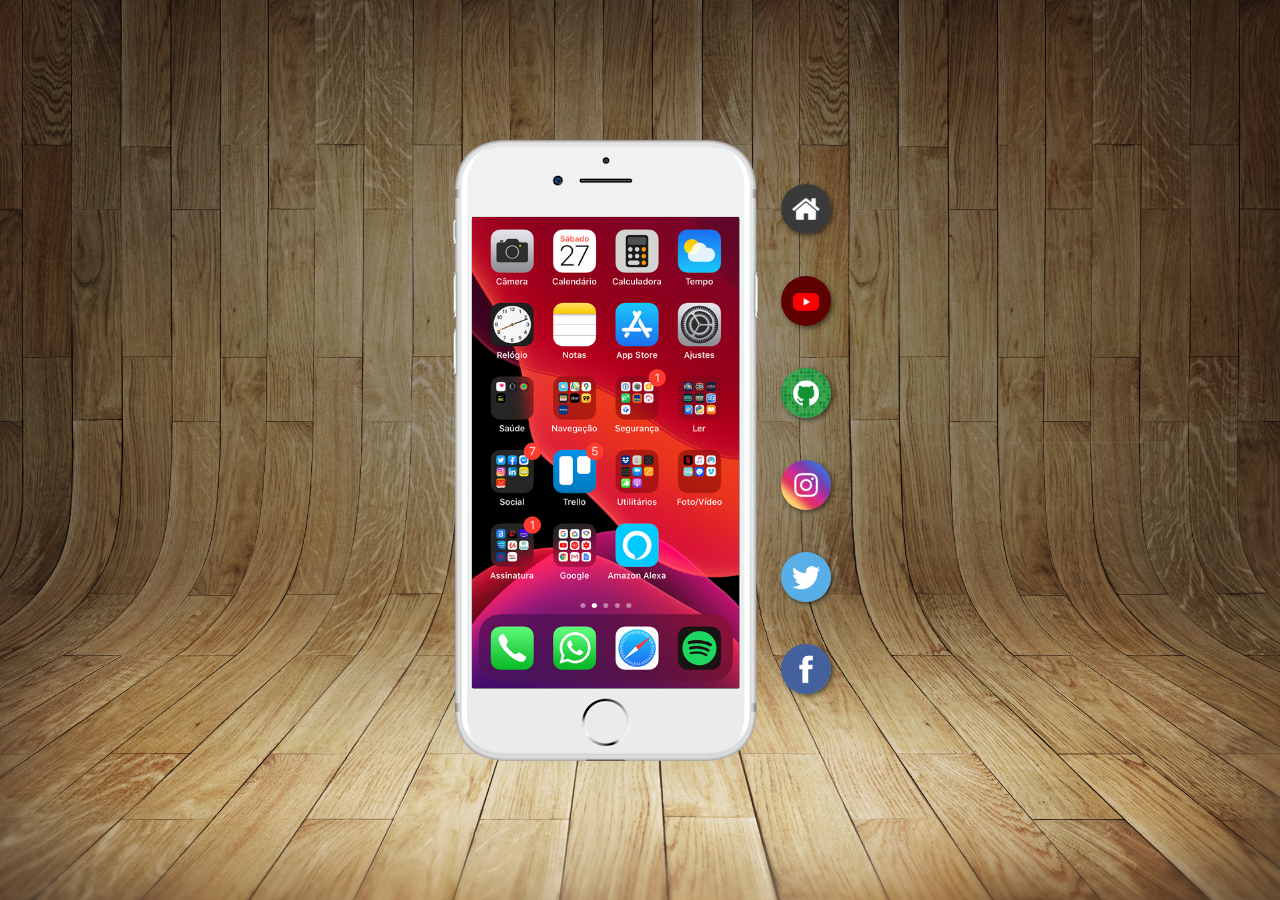
<file: index.html>
<!DOCTYPE html>
<html lang="pt">
<head>
    <meta charset="UTF-8">
    <meta name="viewport" content="width=device-width, initial-scale=1.0">
    <meta name="description" content="Projeto de Redes Sociais - Acesse nossos perfis">
    <meta name="theme-color" content="#000000">
    <link rel="stylesheet" href="stilos/style.css">
    <link rel="shortcut icon" href="favicon.ico" type="image/x-icon">
    <title>Projeto Redes Sociais</title>
</head>
<body>
    <main>
        <section id="telefone">
            <iframe src="home.html" name="tela" id="tela" frameborder="0"></iframe>
        </section>
        <section id="Redes-Sociais">
            <a href="home.html" target="tela"><img src="imagens/logo-home.jpg" alt="Home"></a> <br>
            <a href="youtube.html" target="tela"><img src="imagens/logo-youtube.jpg" alt="YouTube"></a> <br>
            <a href="github.html" target="tela"><img src="imagens/logo-github.jpg" alt="GitHub"></a> <br>
            <a href="instagram.html" target="tela"><img src="imagens/logo-instagram.jpg" alt="Instagram"></a><br>
            <a href="twitter.html" target="tela"><img src="imagens/logo-twitter.jpg" alt="Twitter"></a> <br>
            <a href="facebook.html" target="tela"><img src="imagens/logo-facebook.jpg" alt="Facebook"></a> <br>
        </section>
    </main>
</body>
</html>
</file>
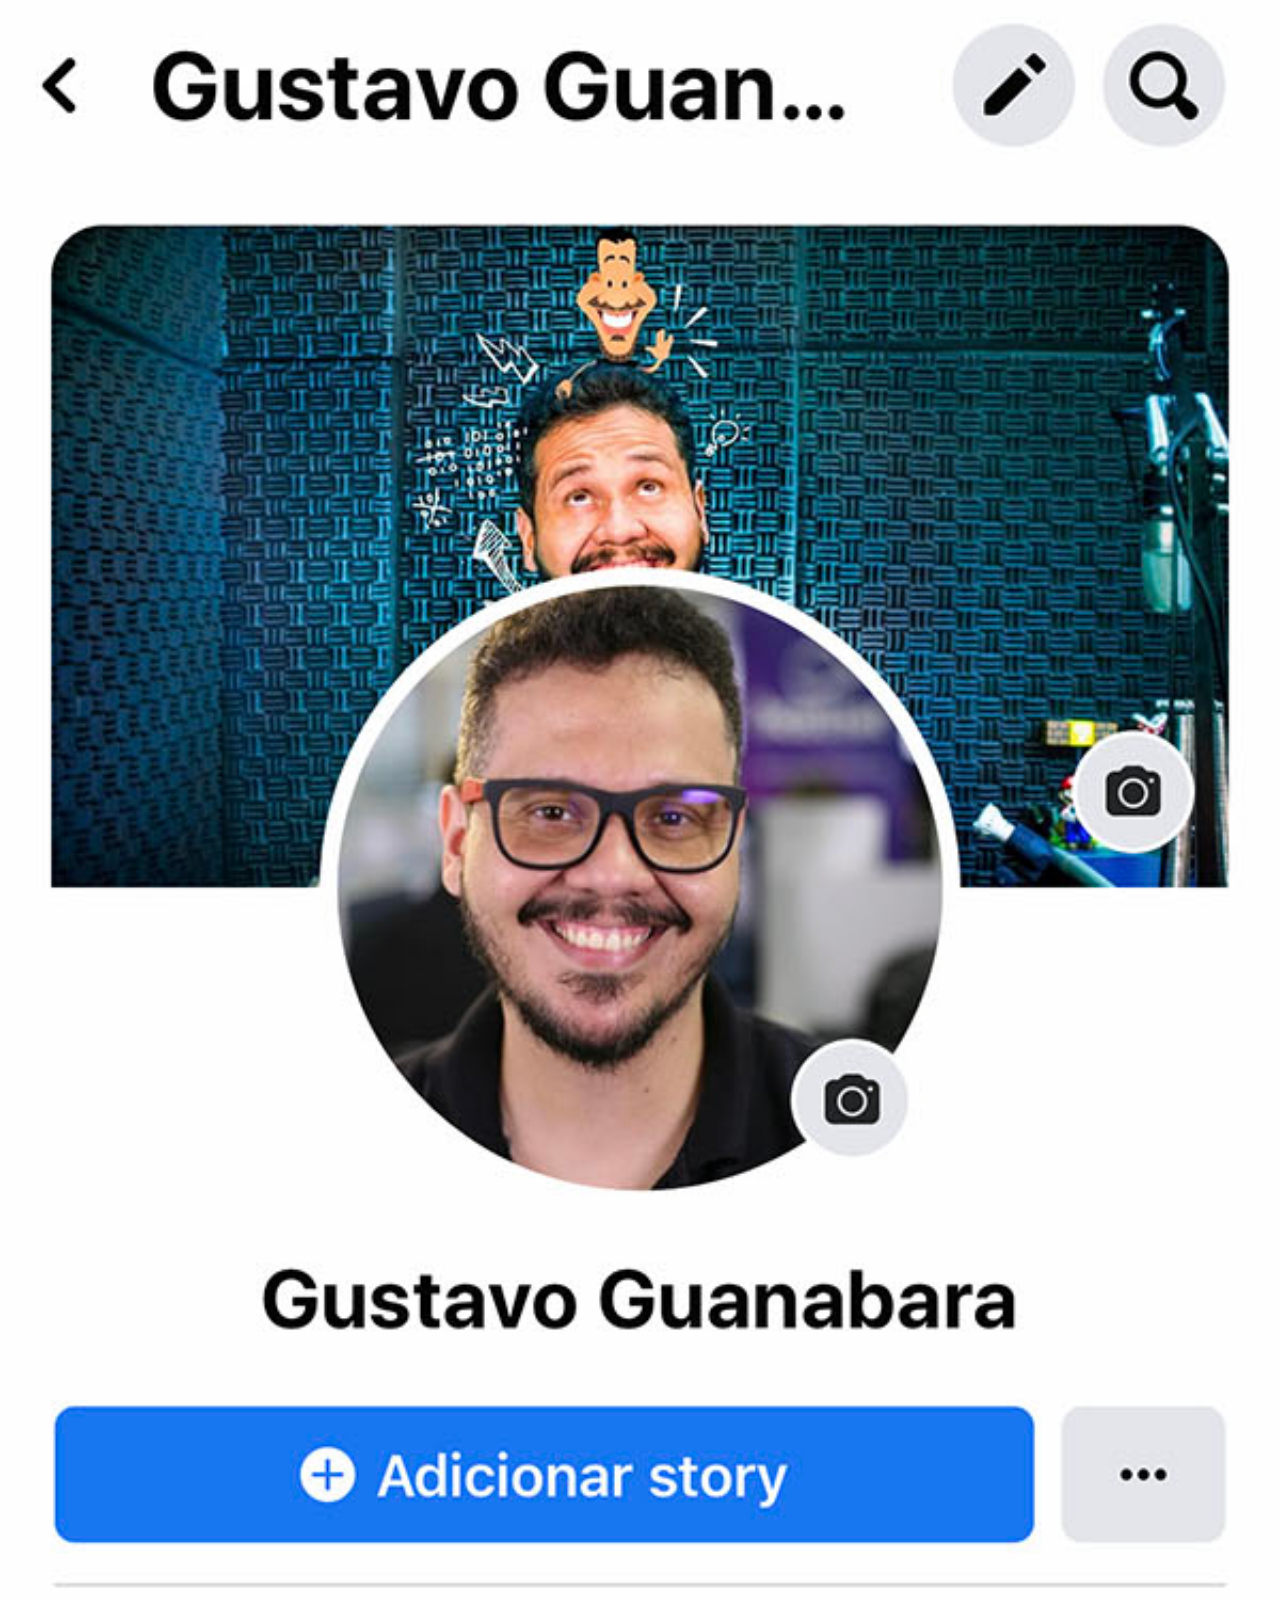
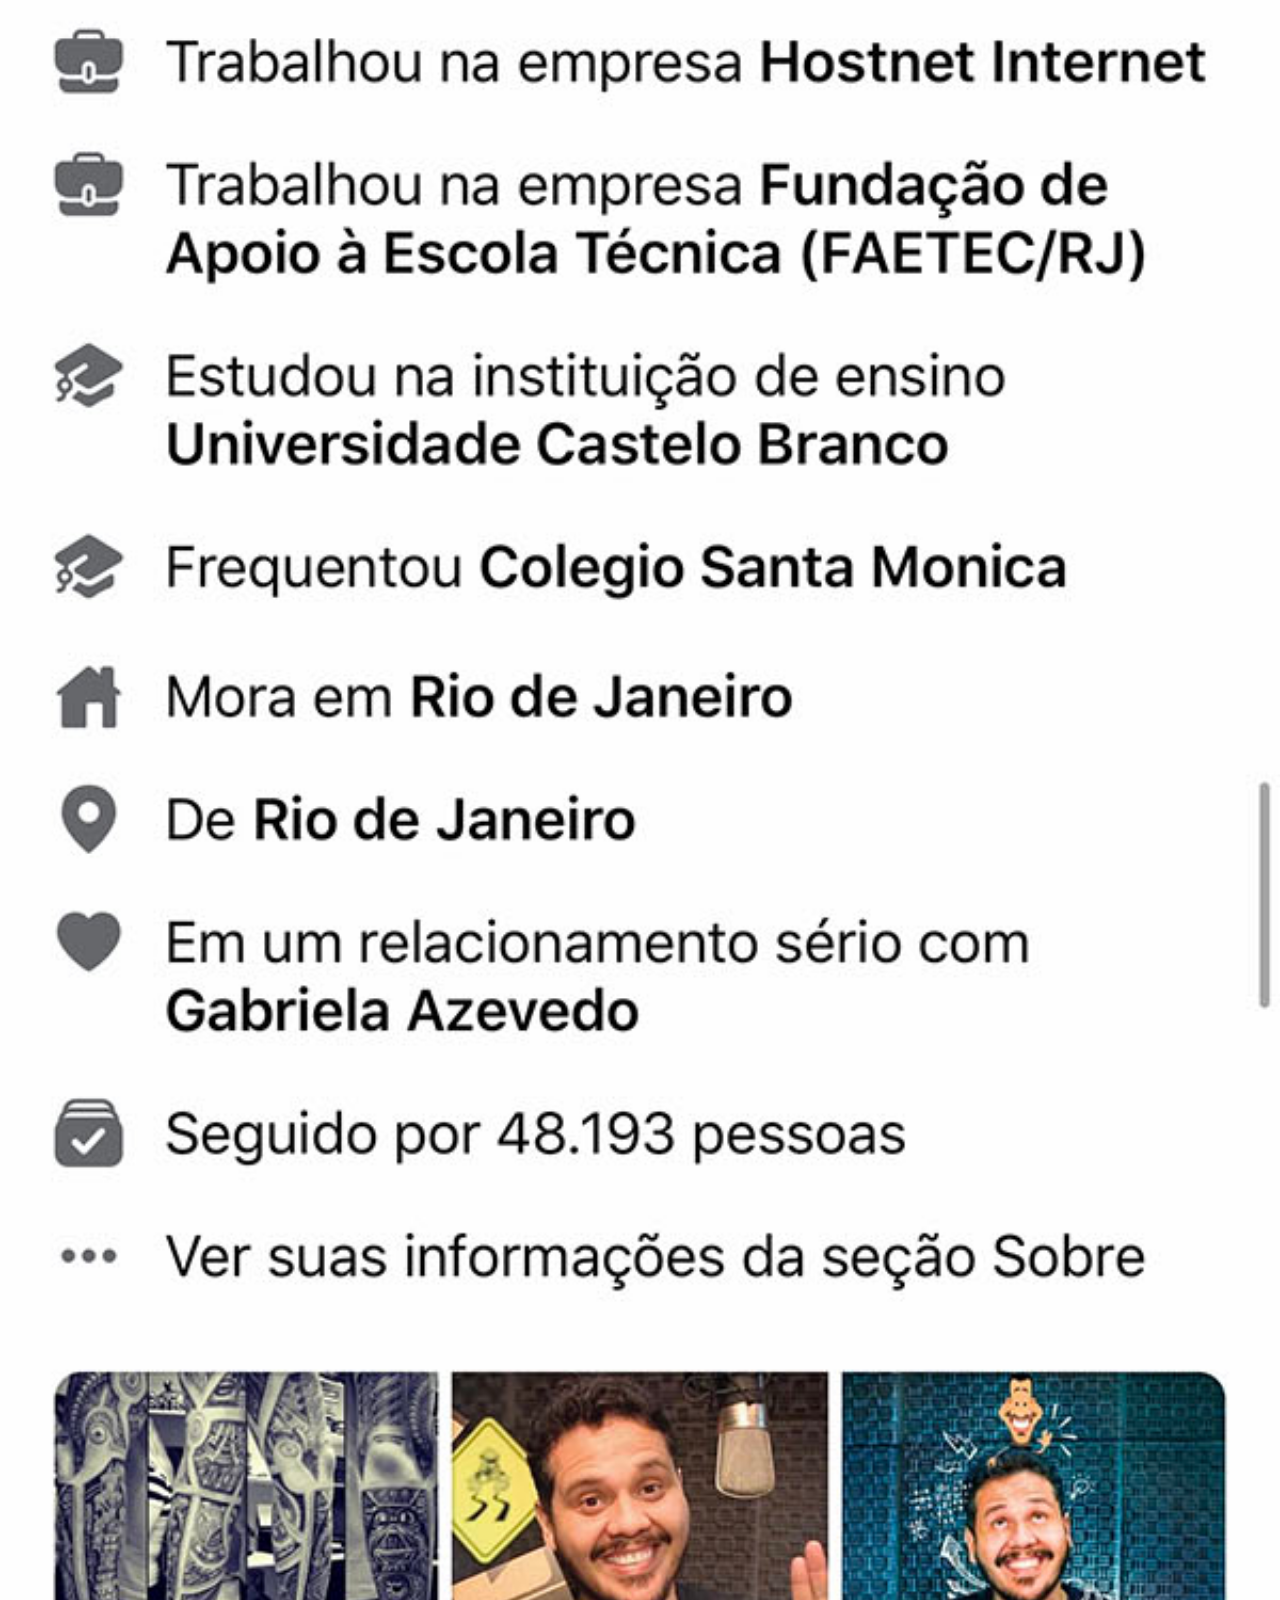
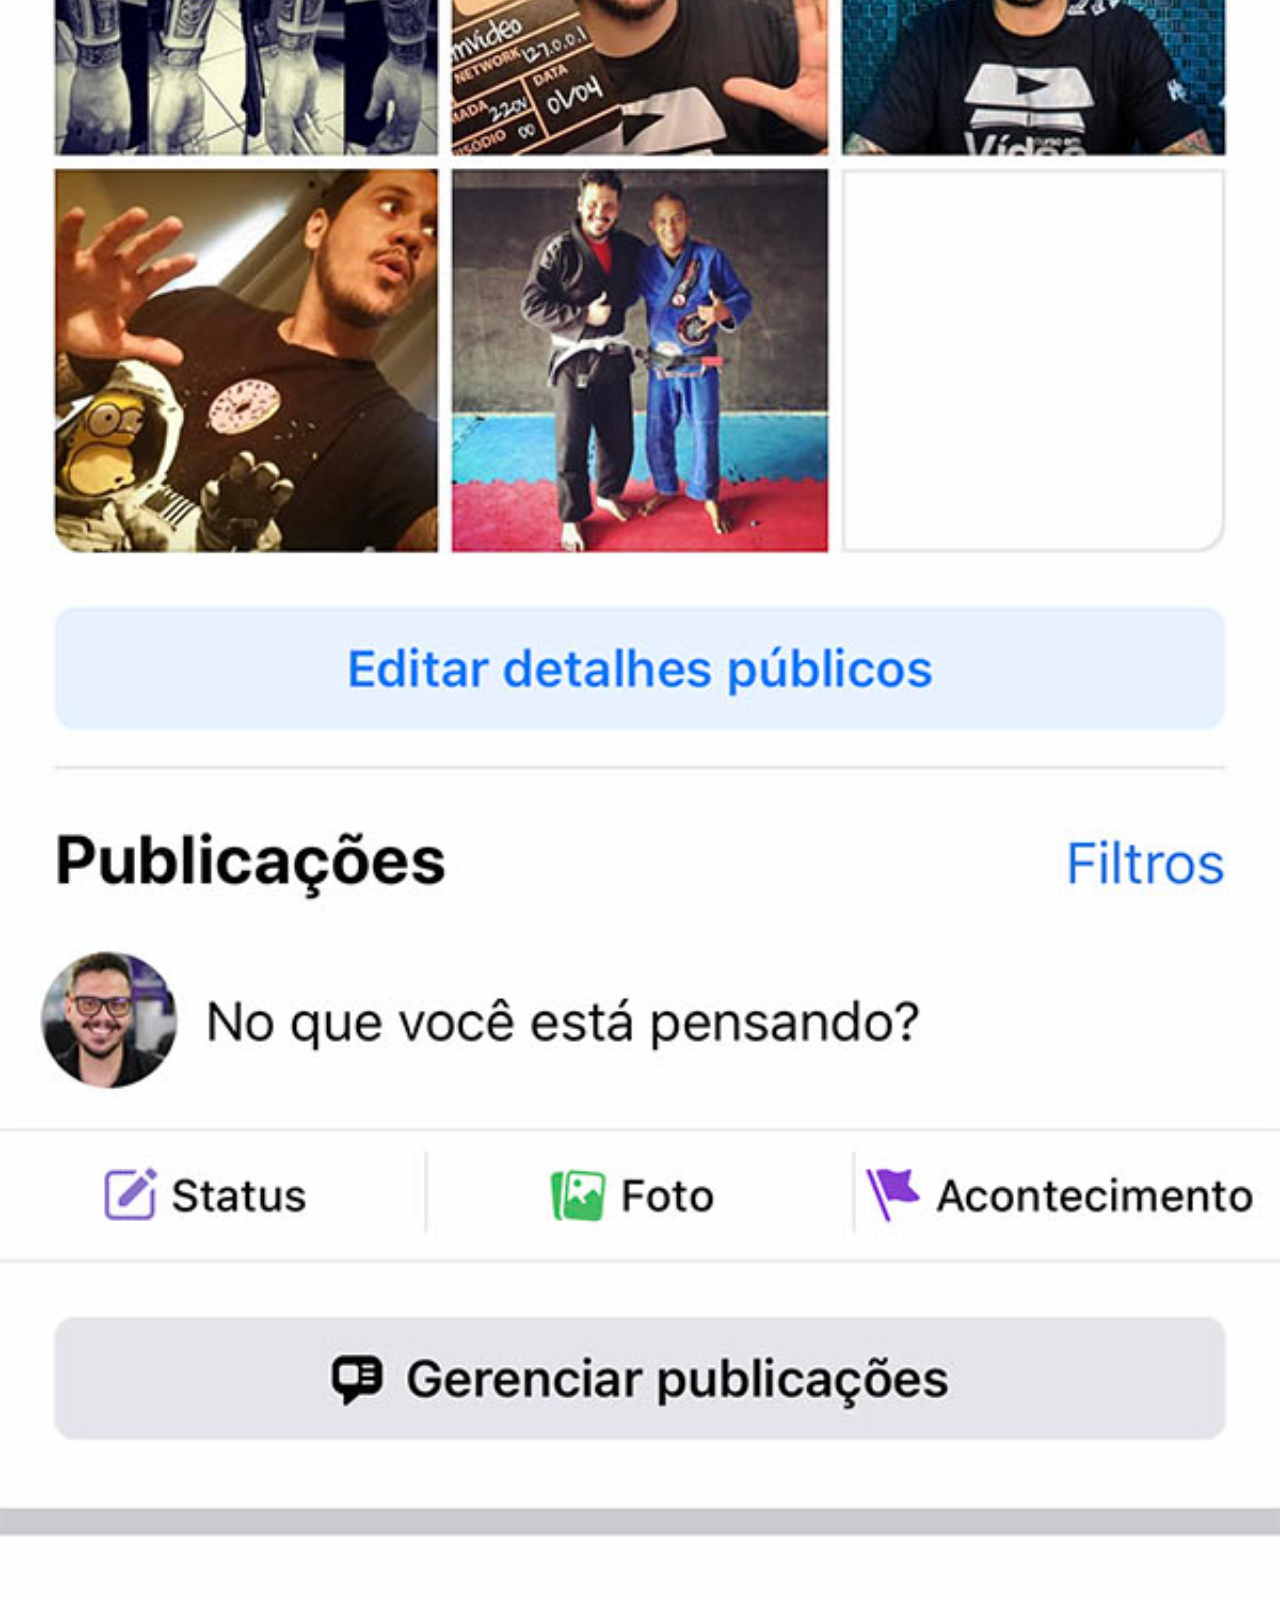
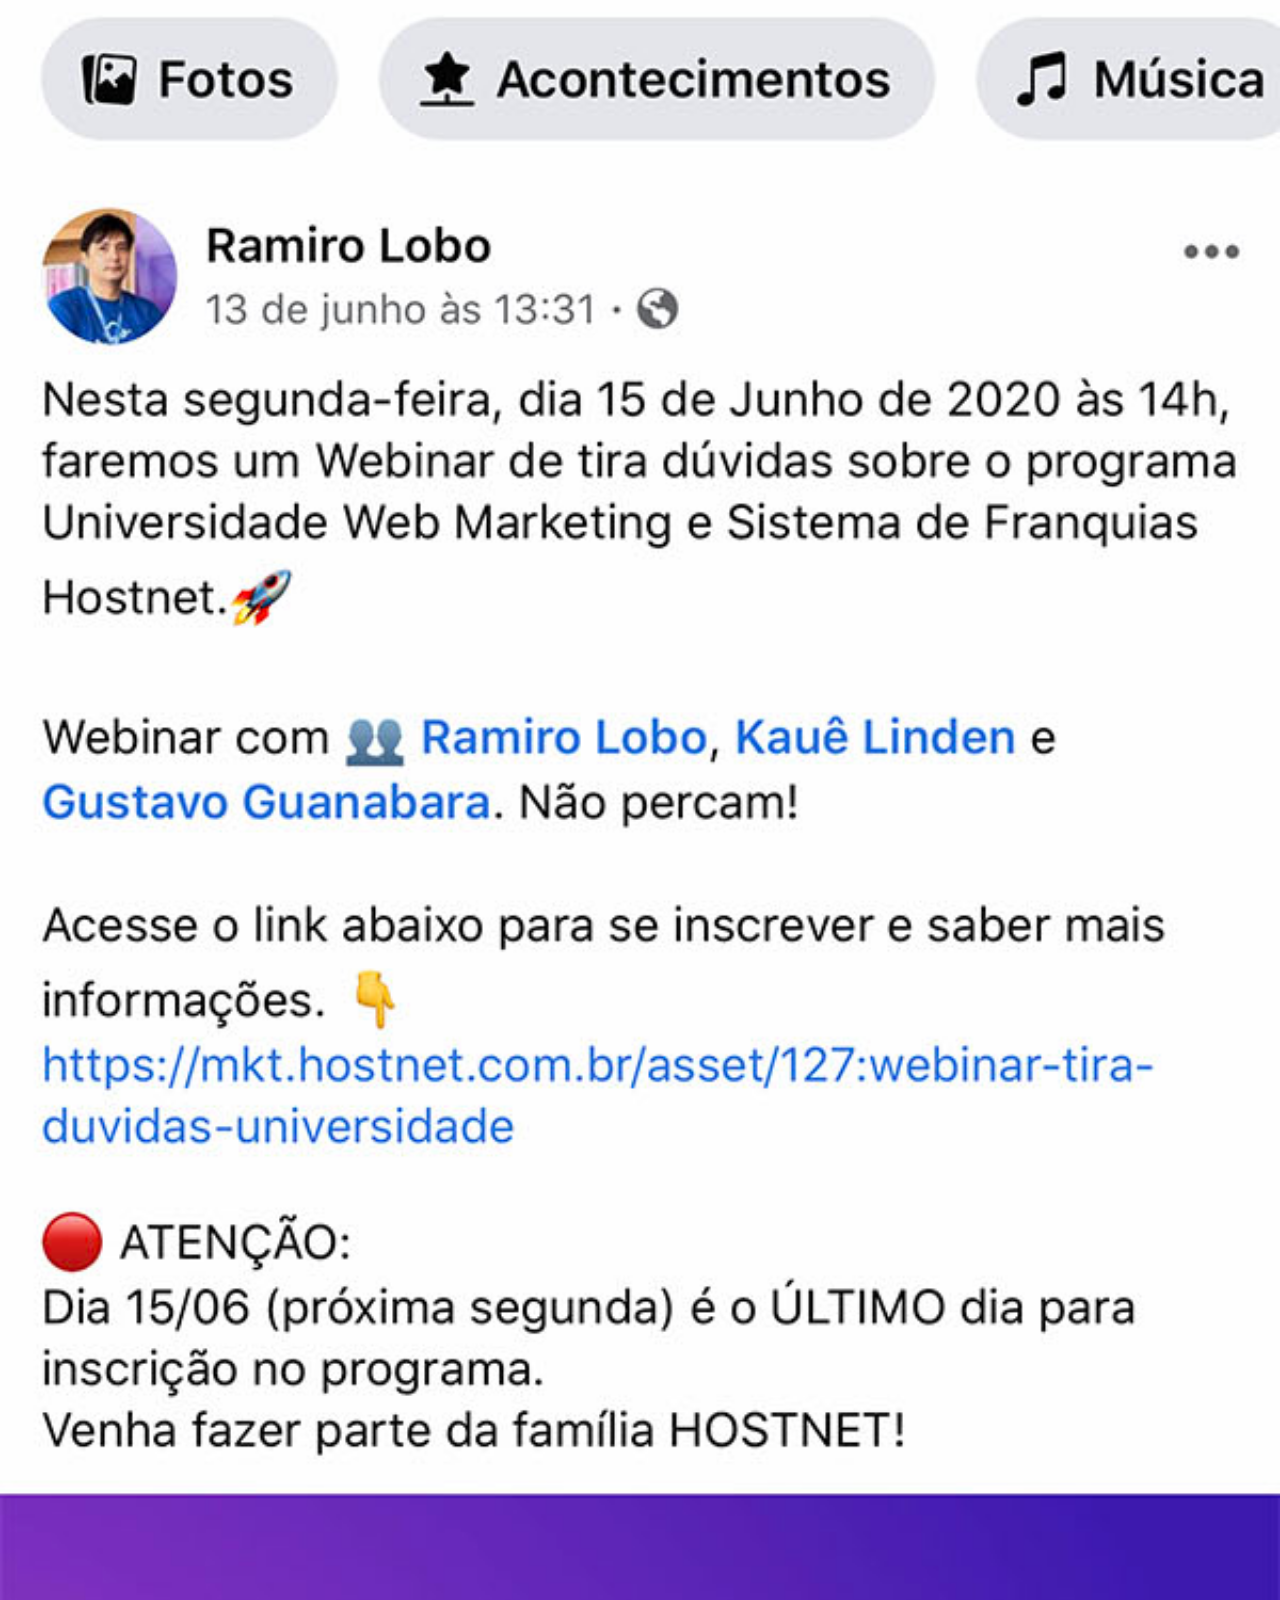
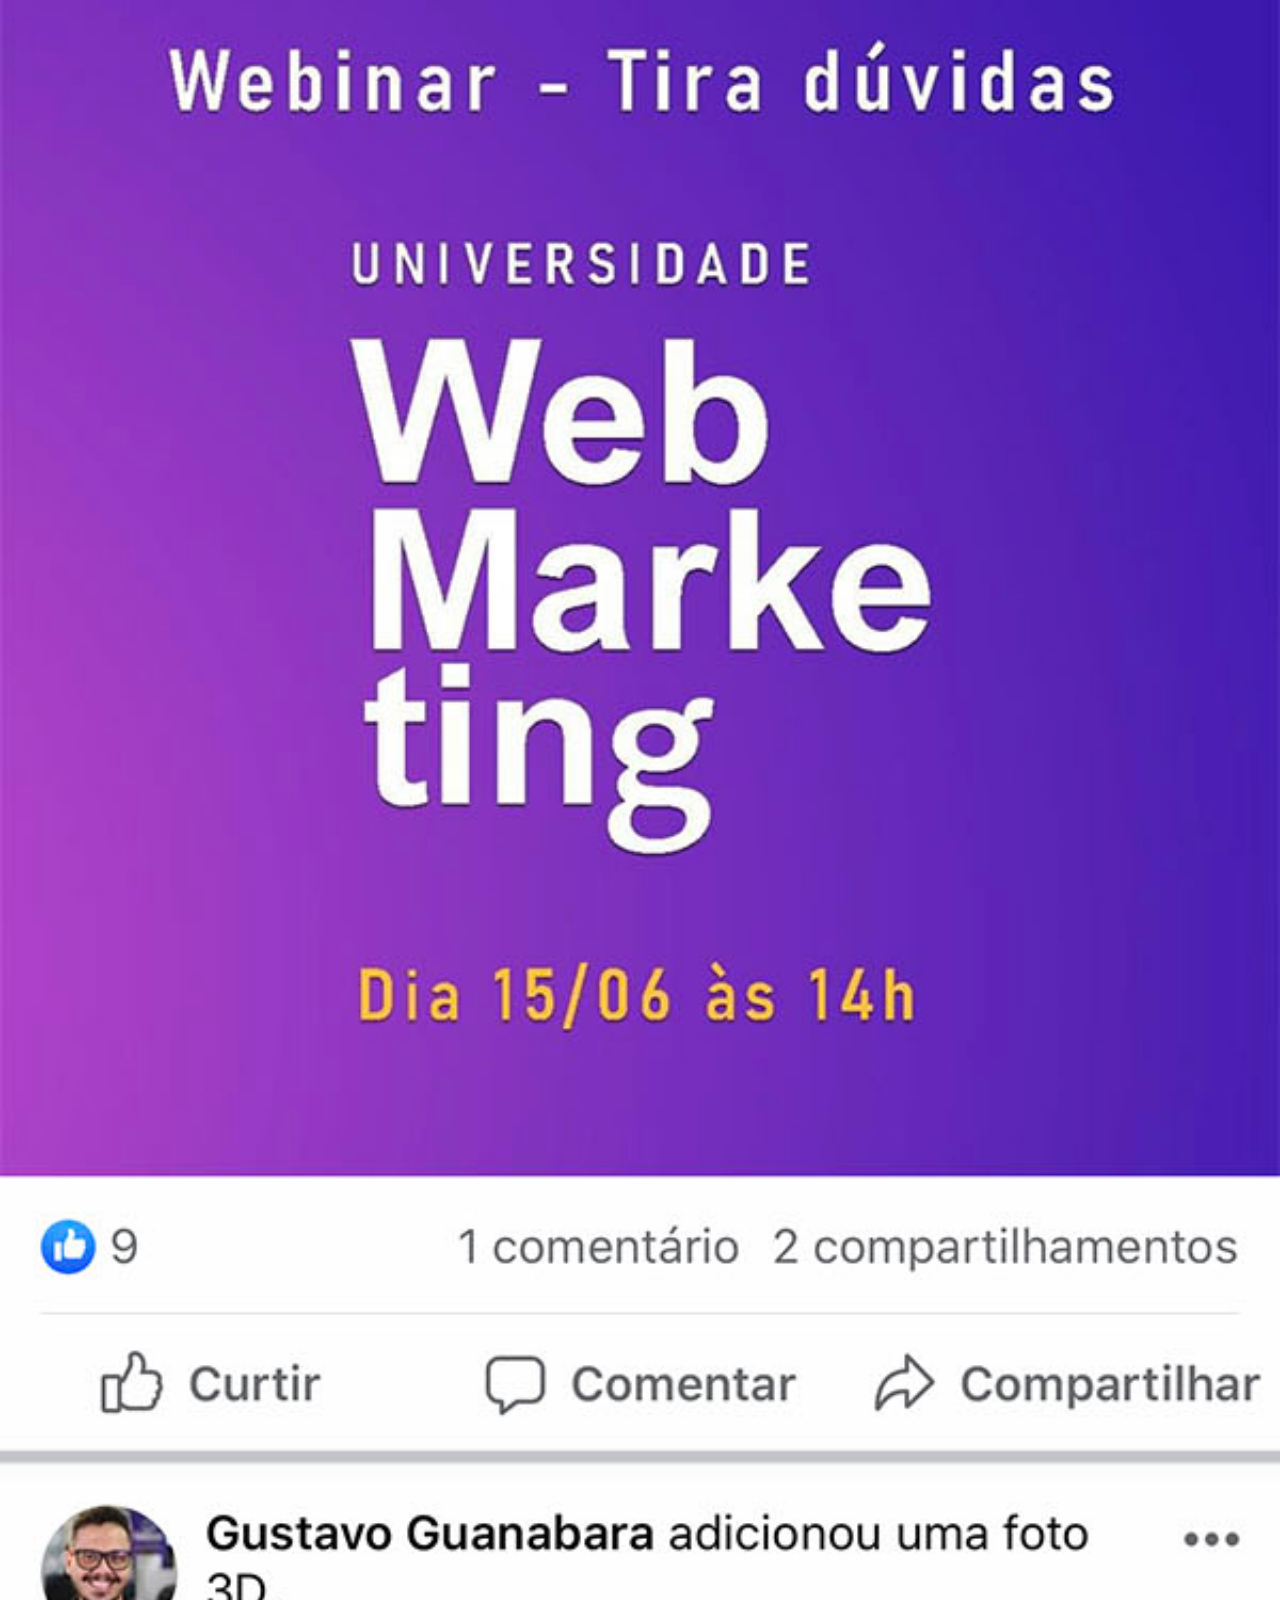
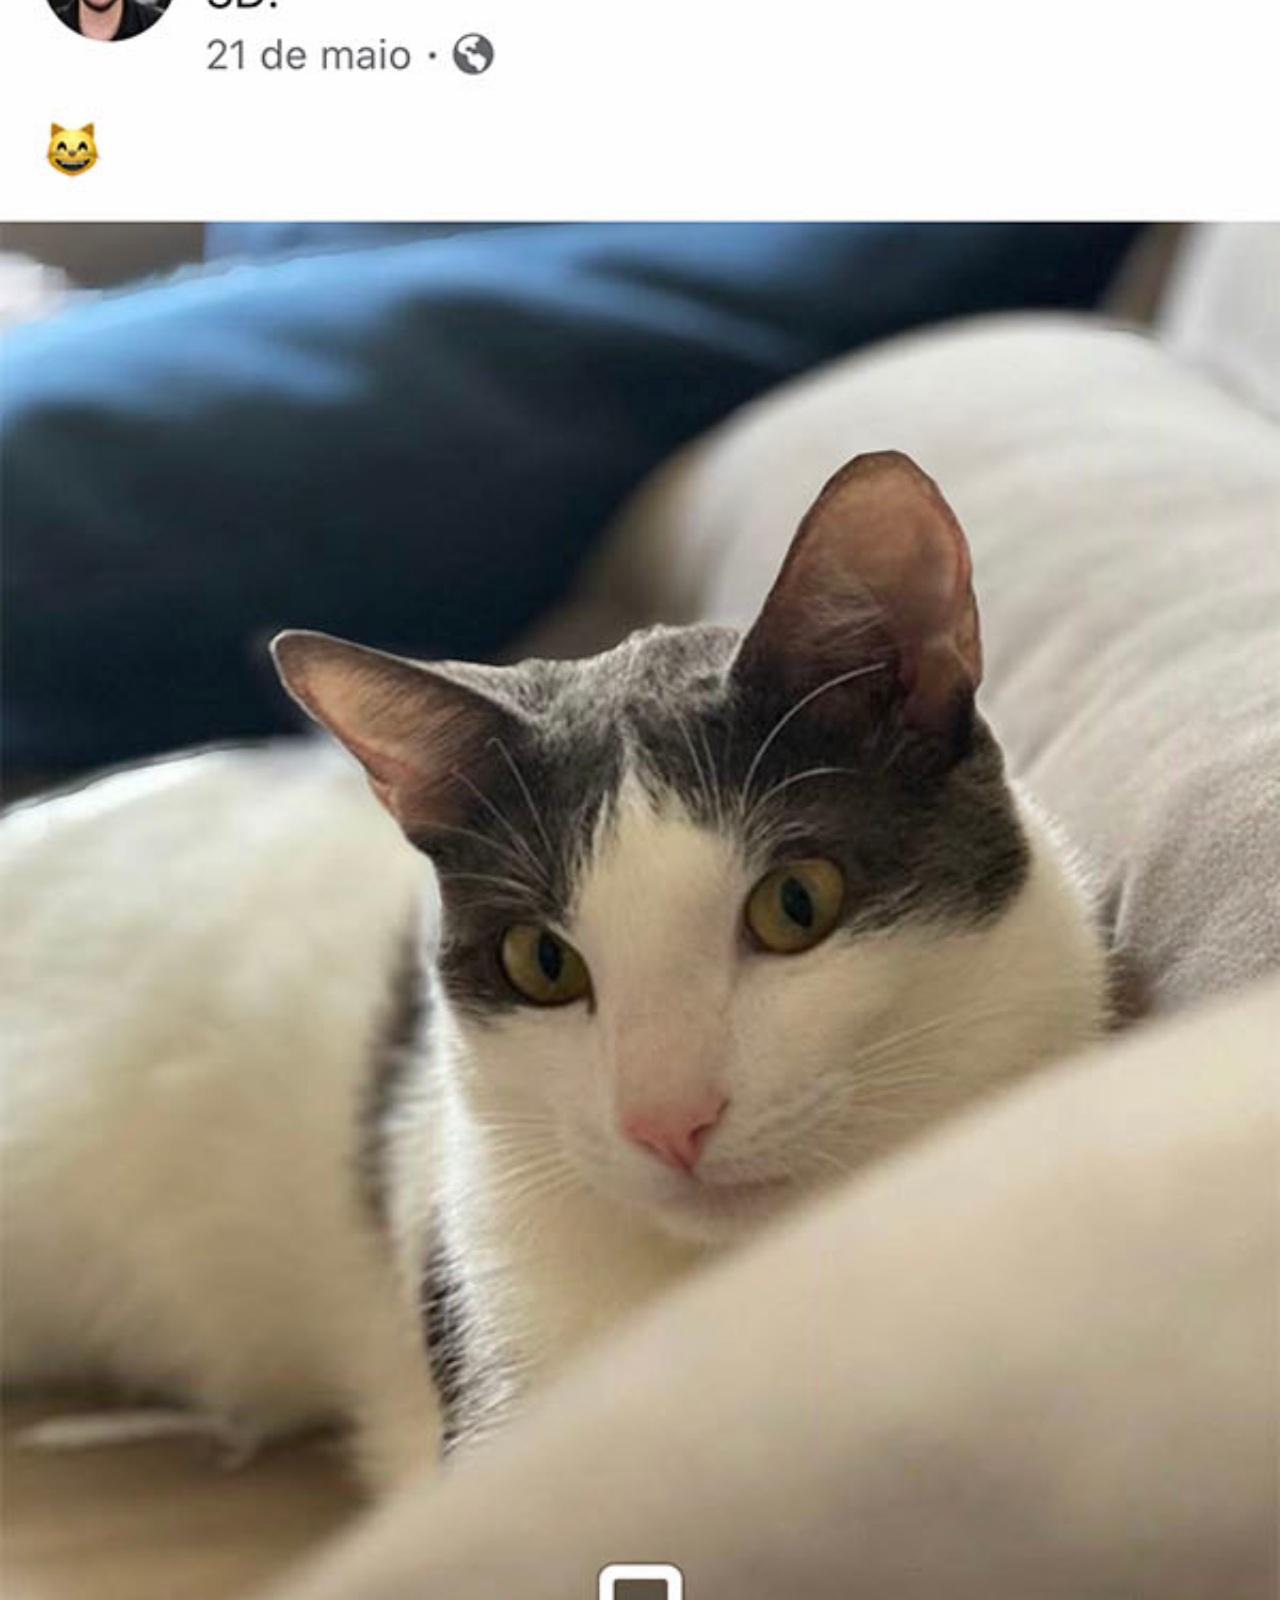
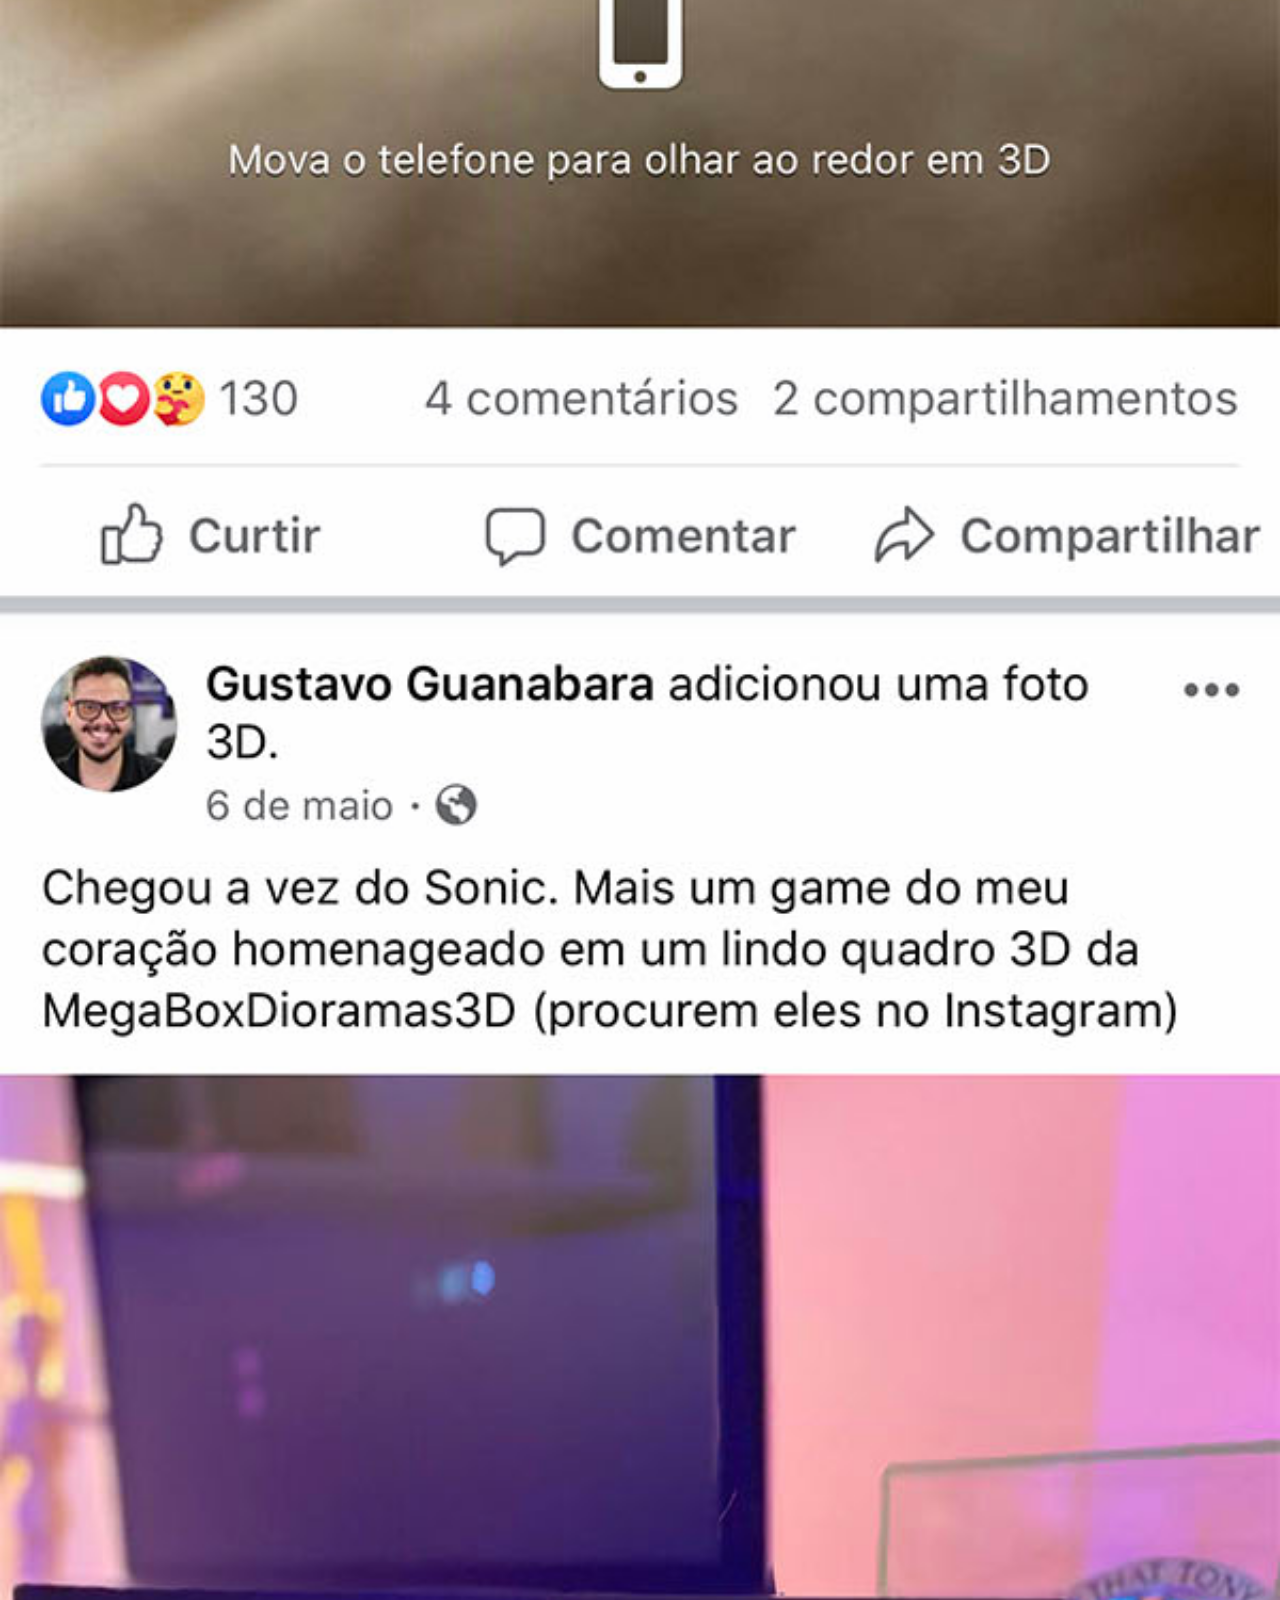
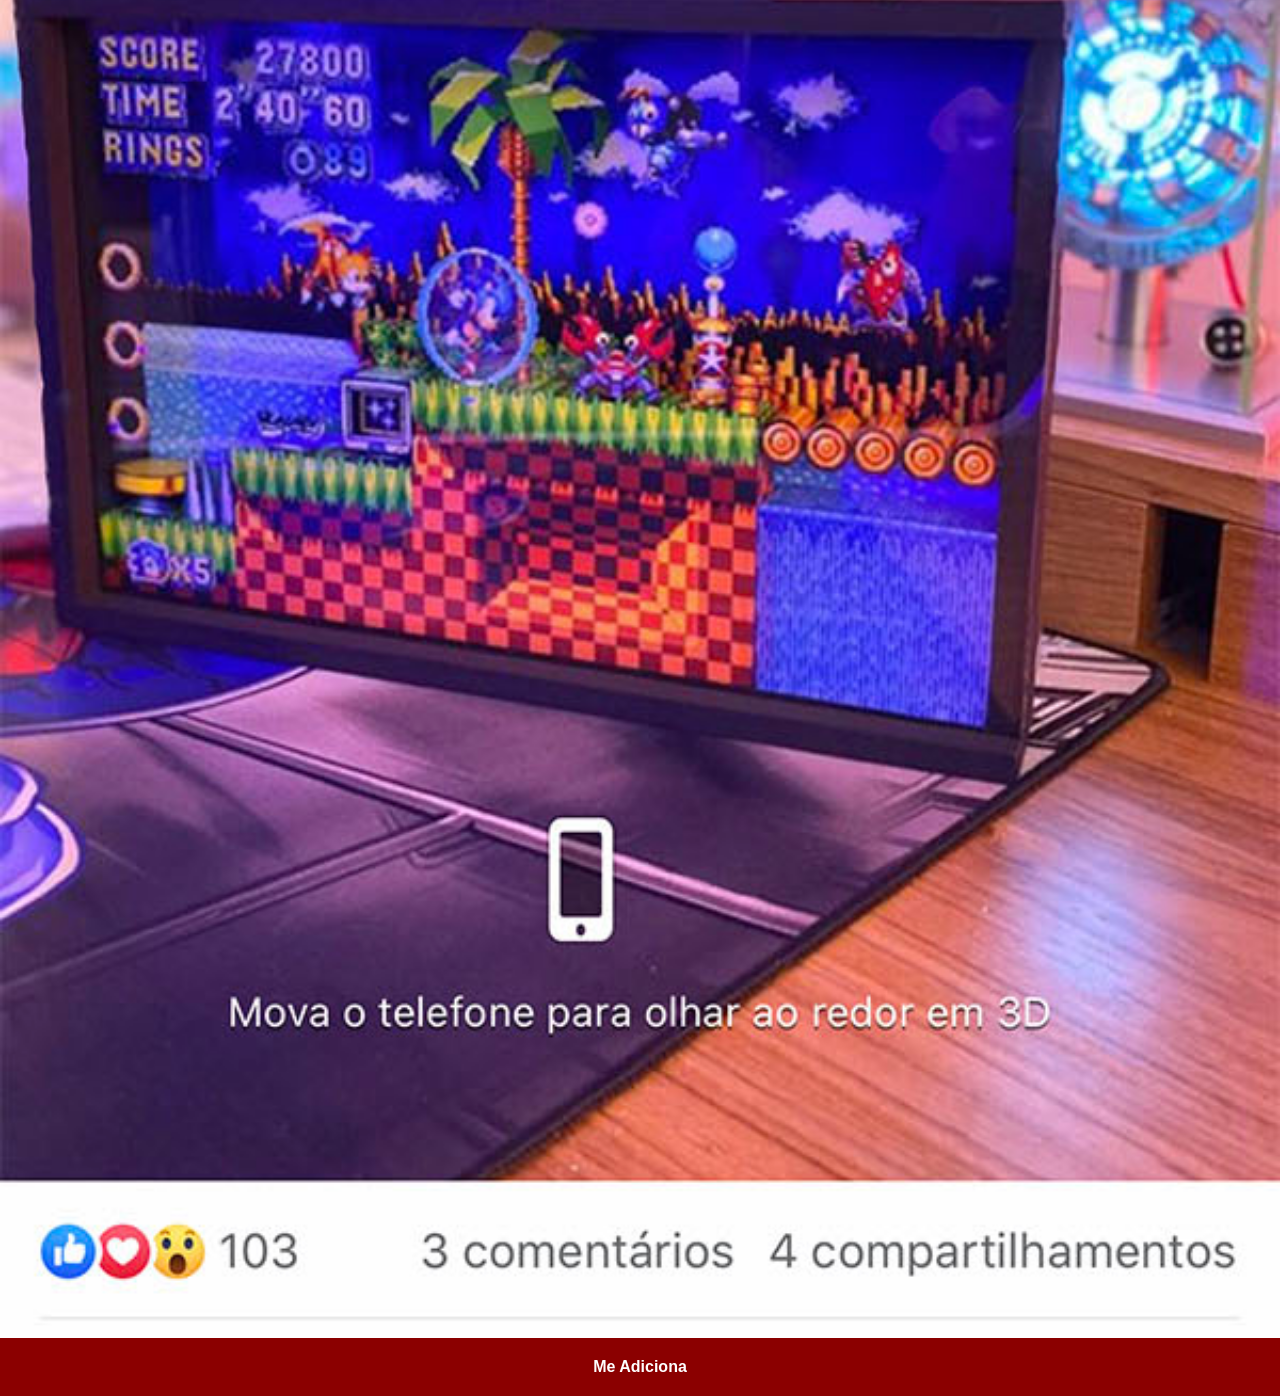
<file: facebook.html>
<!DOCTYPE html>
<html lang="pt">
<head>
    <meta charset="UTF-8">
    <meta name="viewport" content="width=device-width, initial-scale=1.0">
    <title>Facebook</title>
    <link rel="stylesheet" href="estilos/social.css">
</head>
<body>
    <img src="imagens/tela-facebook.jpg" alt="Facebook">
    <a href="https://www.facebook.com/gustavoguanabara/?locale=pt_BR" target="_blank">Me Adiciona</a>
</body>
</html>
</file>
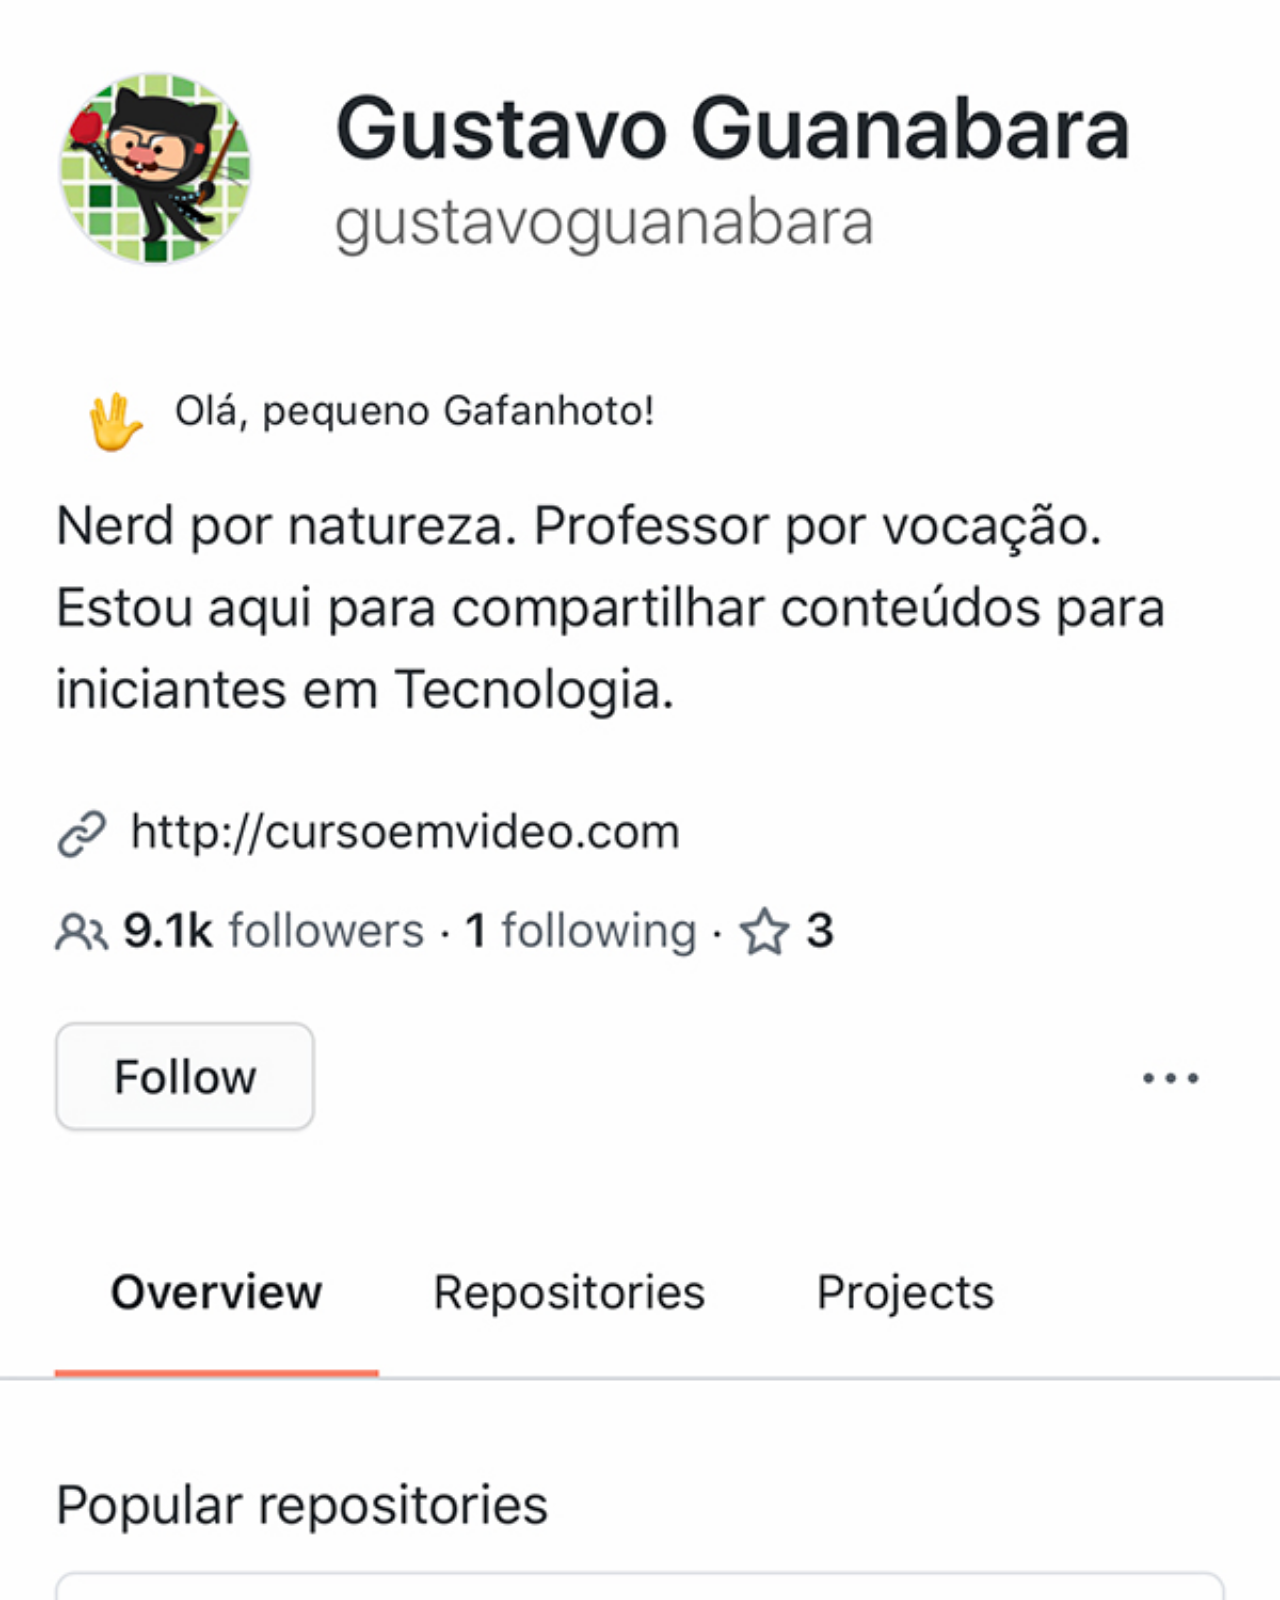
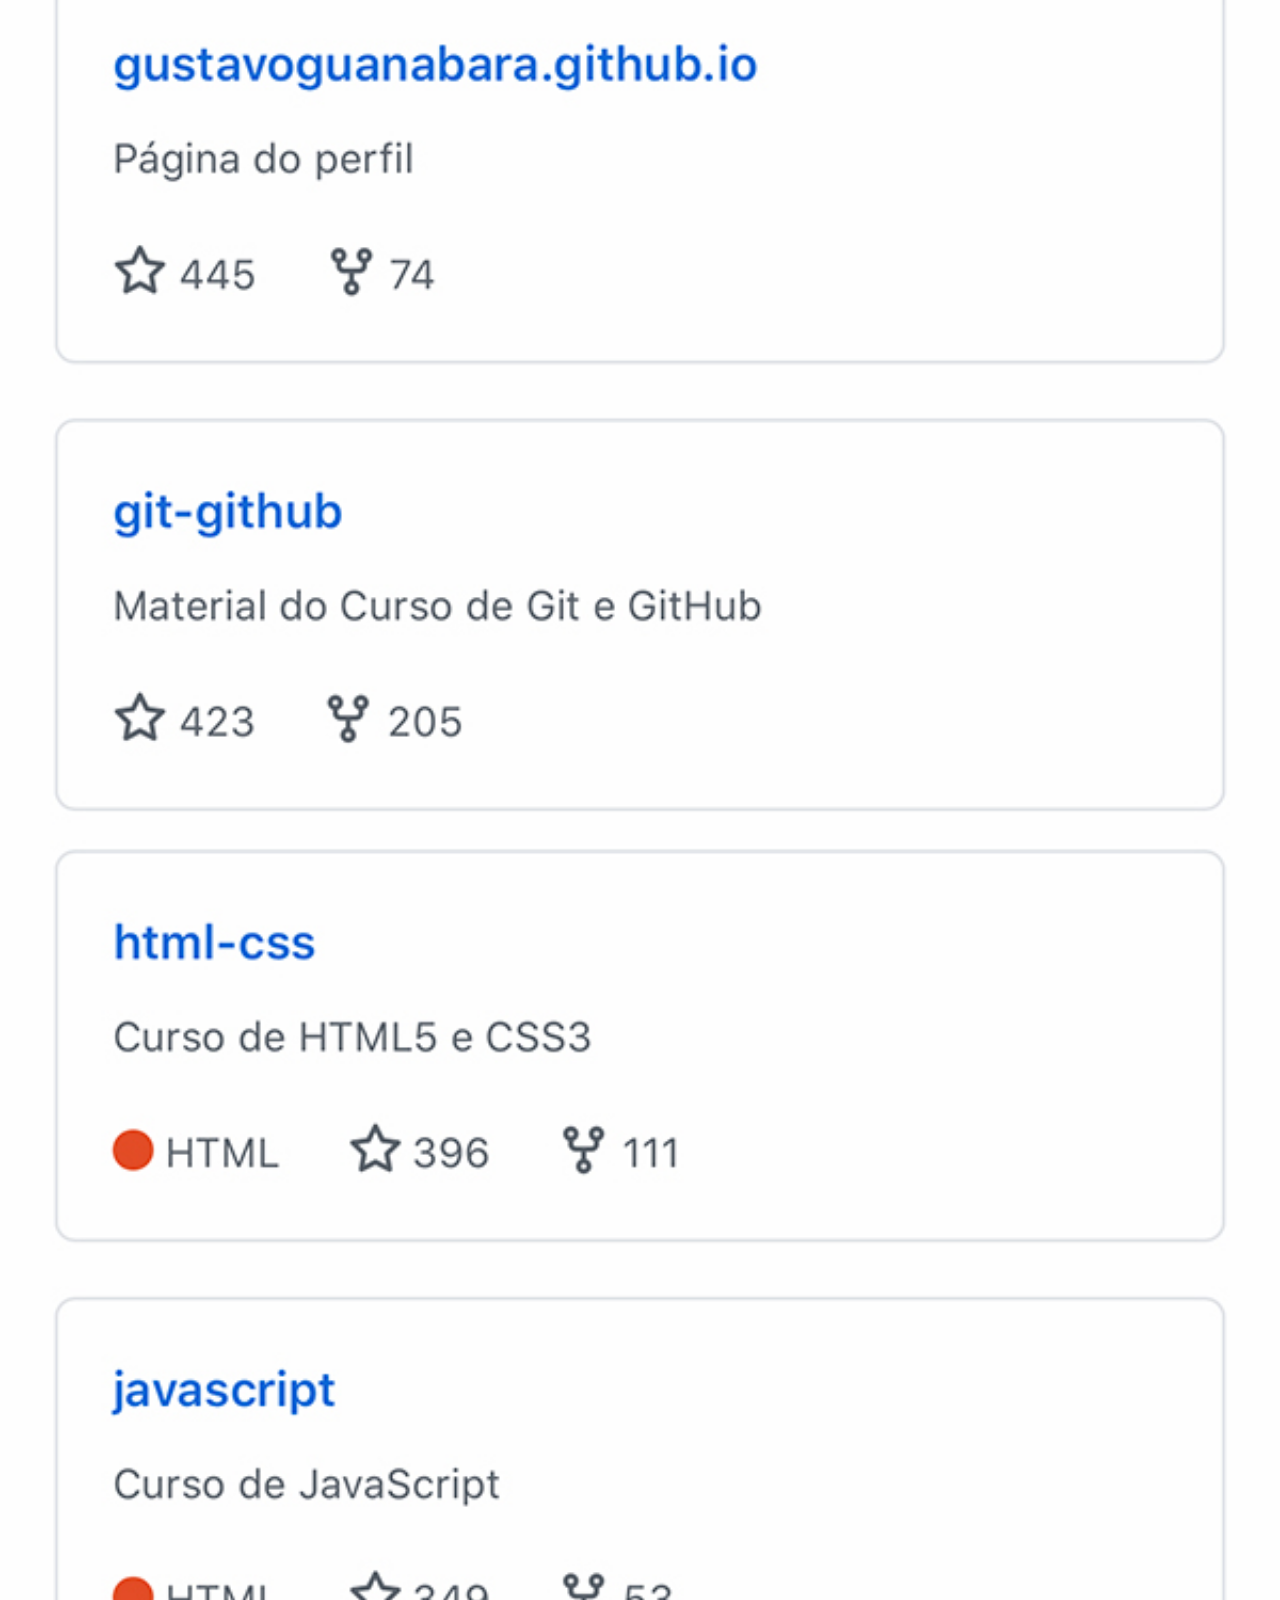
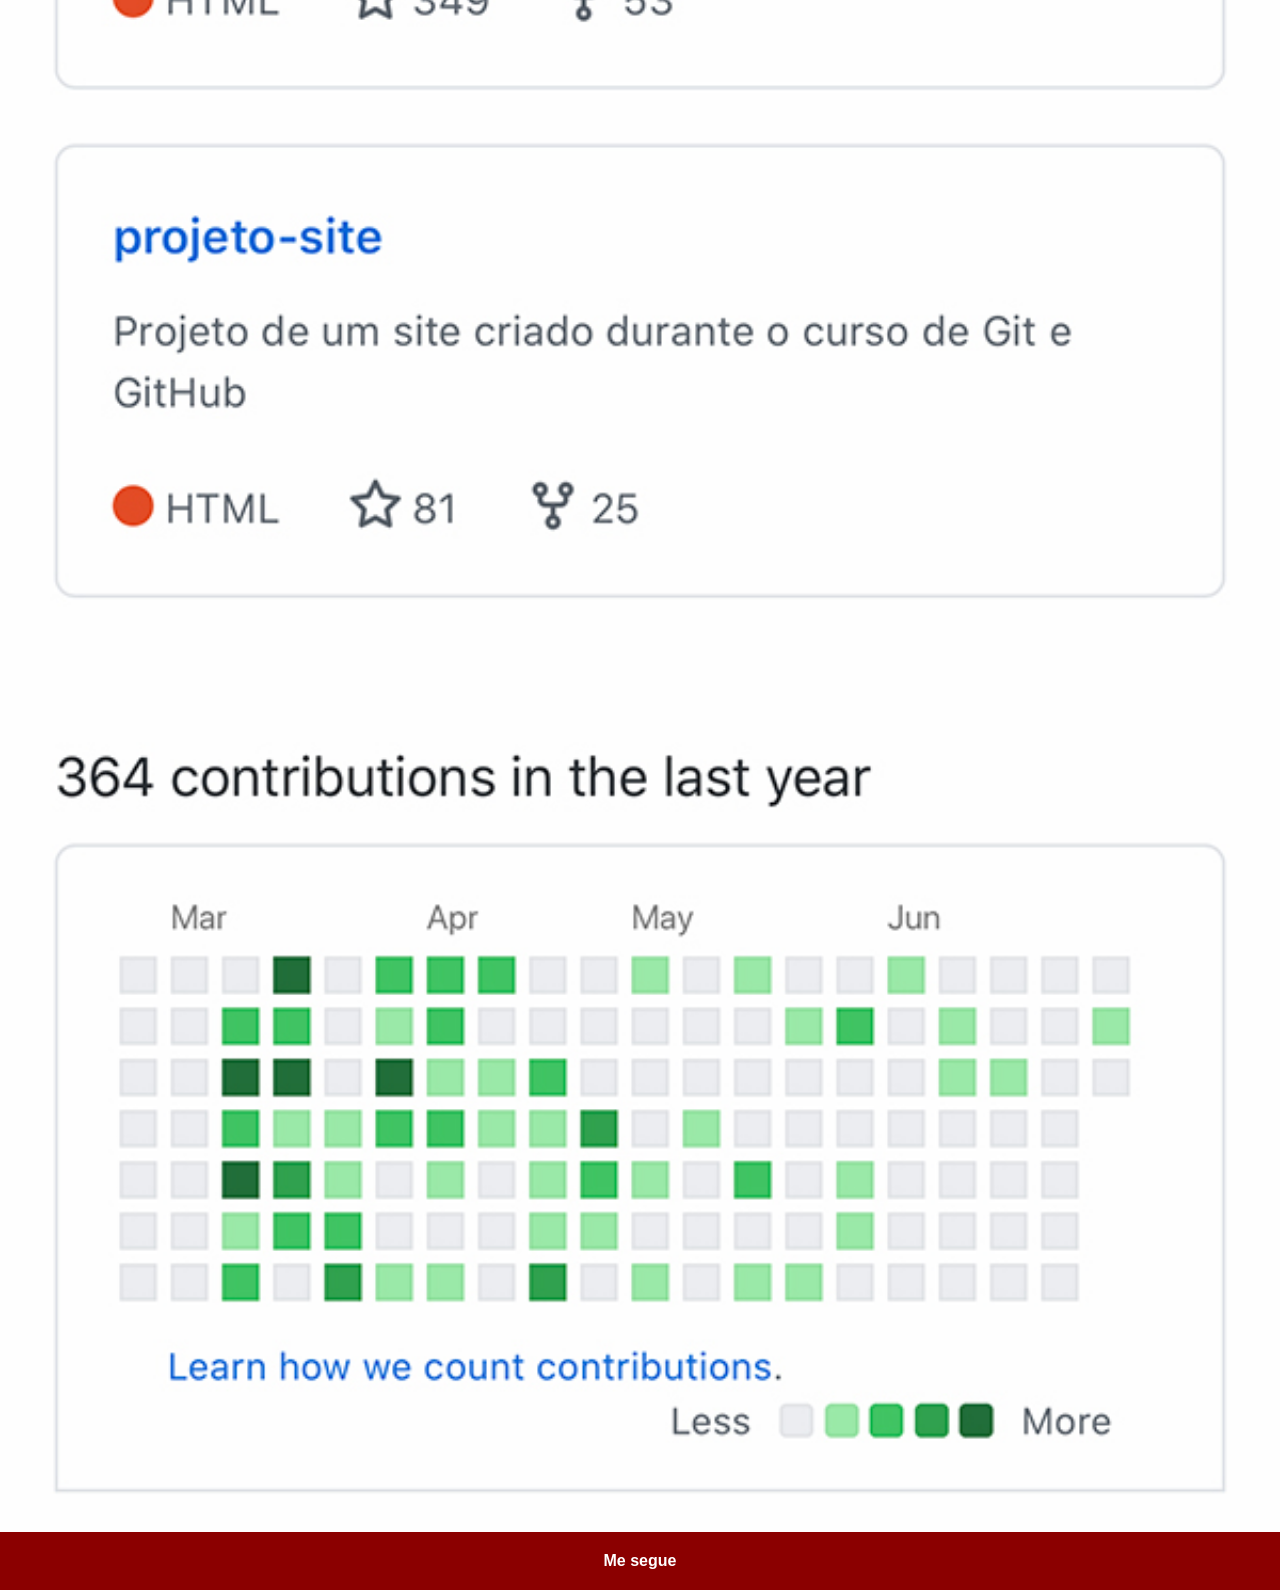
<file: github.html>
<!DOCTYPE html>
<html lang="pt">
<head>
    <meta charset="UTF-8">
    <meta name="viewport" content="width=device-width, initial-scale=1.0">
    <title>GitHub</title>
    <link rel="stylesheet" href="estilos/social.css">
</head>
<body>
    <img src="imagens/tela-github.jpg" alt="GitHub">
    <a href="https://www.github.com/gustavoguanabara" target="_blank">Me segue</a>
</body>
</html>
</file>
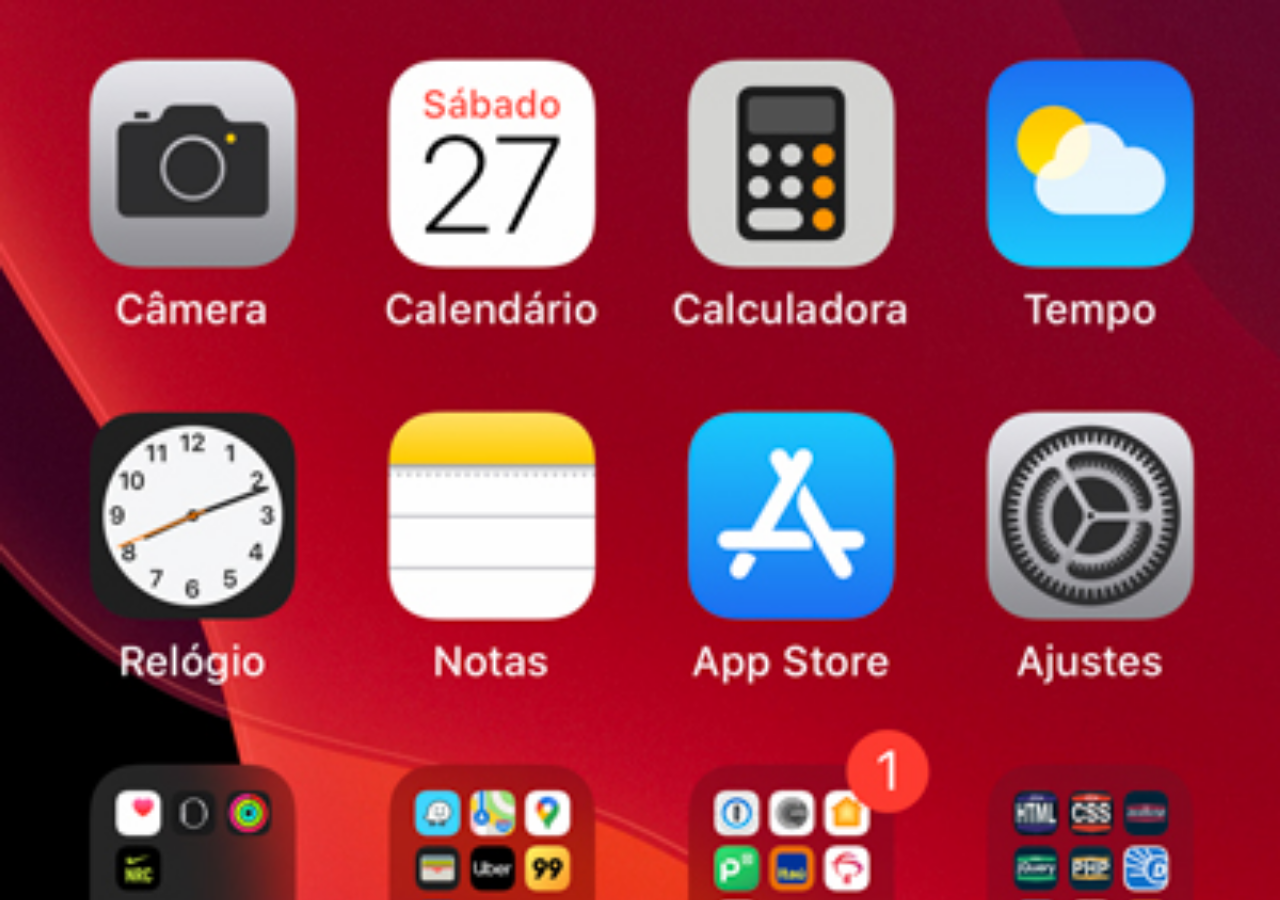
<file: home.html>
<!DOCTYPE html>
<html lang="pt">
<head>
    <meta charset="UTF-8">
    <meta name="viewport" content="width=device-width, initial-scale=1.0">
    <title>Home</title>
</head>
<style>
    *{
        margin: 0px;
        padding: 0px;
    }
    body{
        width: 100vw;
        height: 100vh;
        background: black url("imagens/tela-home.jpg")no-repeat top center;
        background-size: cover;
    }
</style>
<body>
    
</body>
</html>
</file>
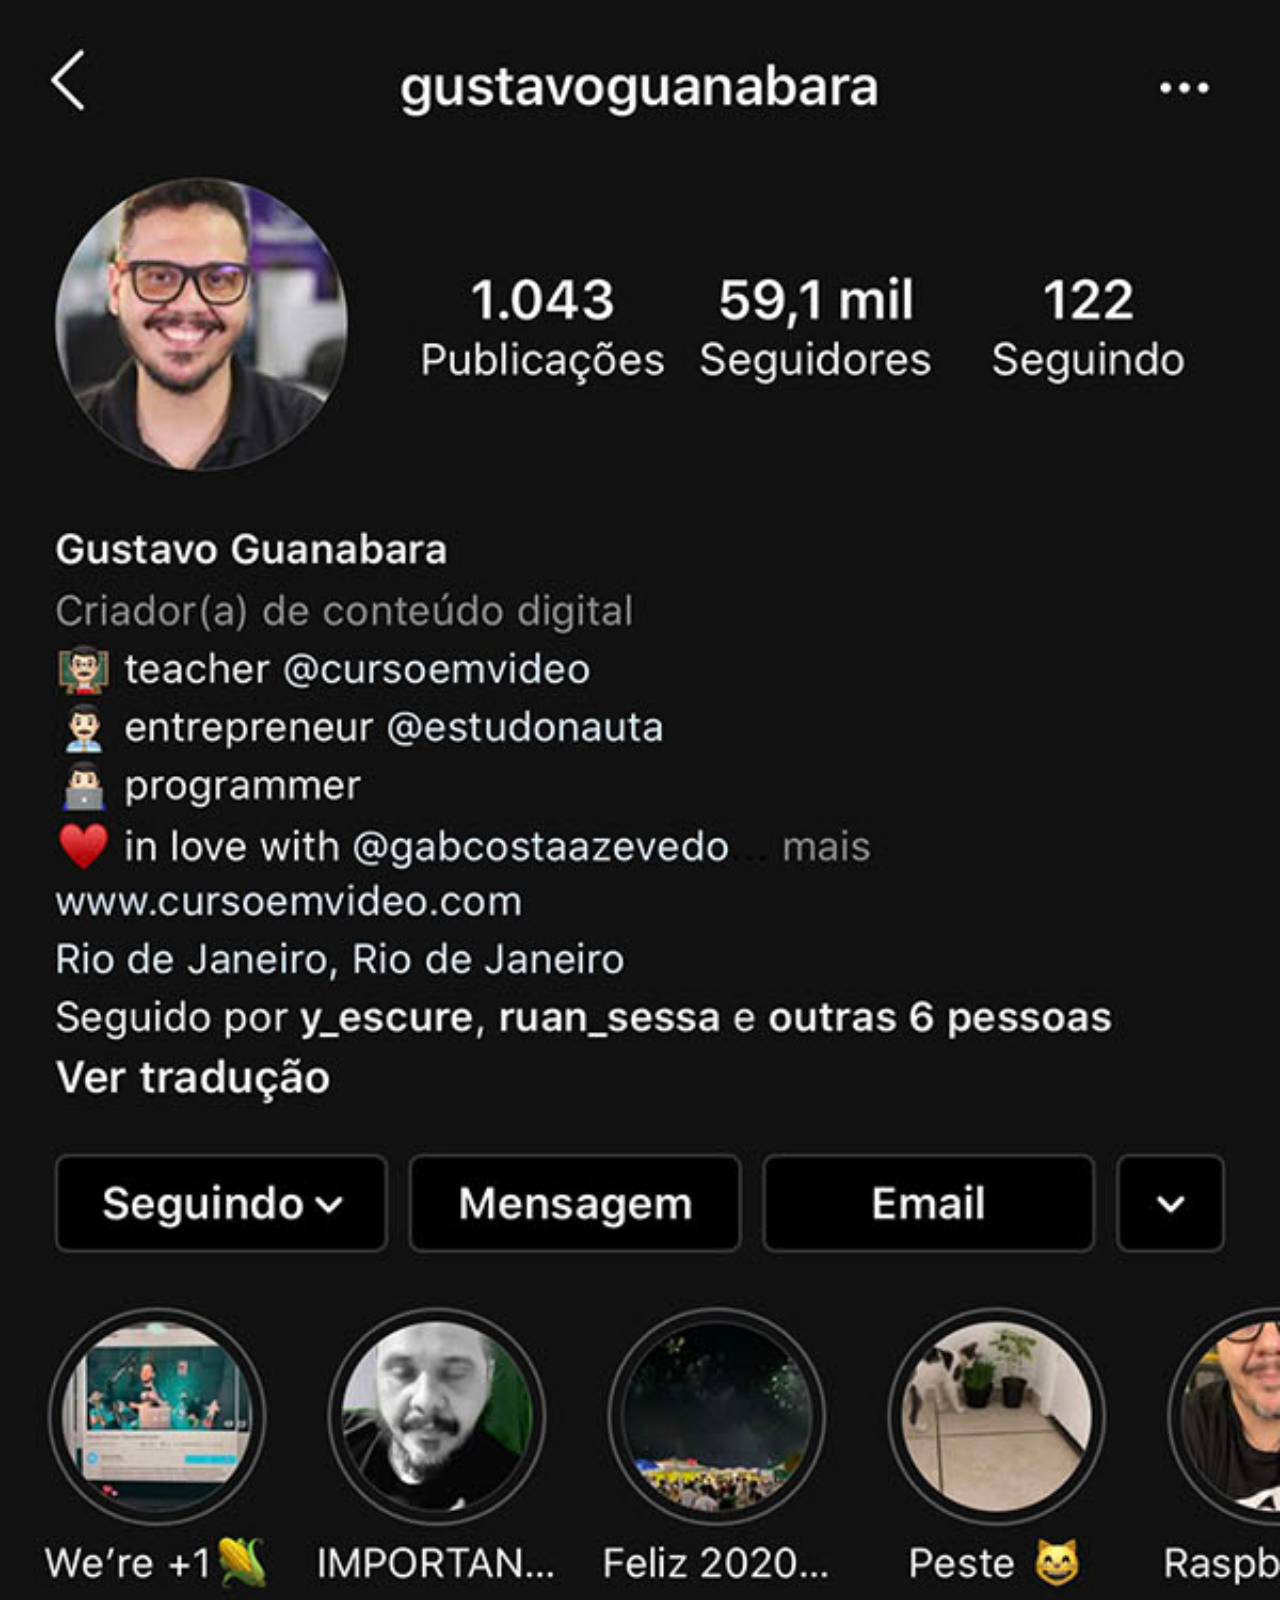
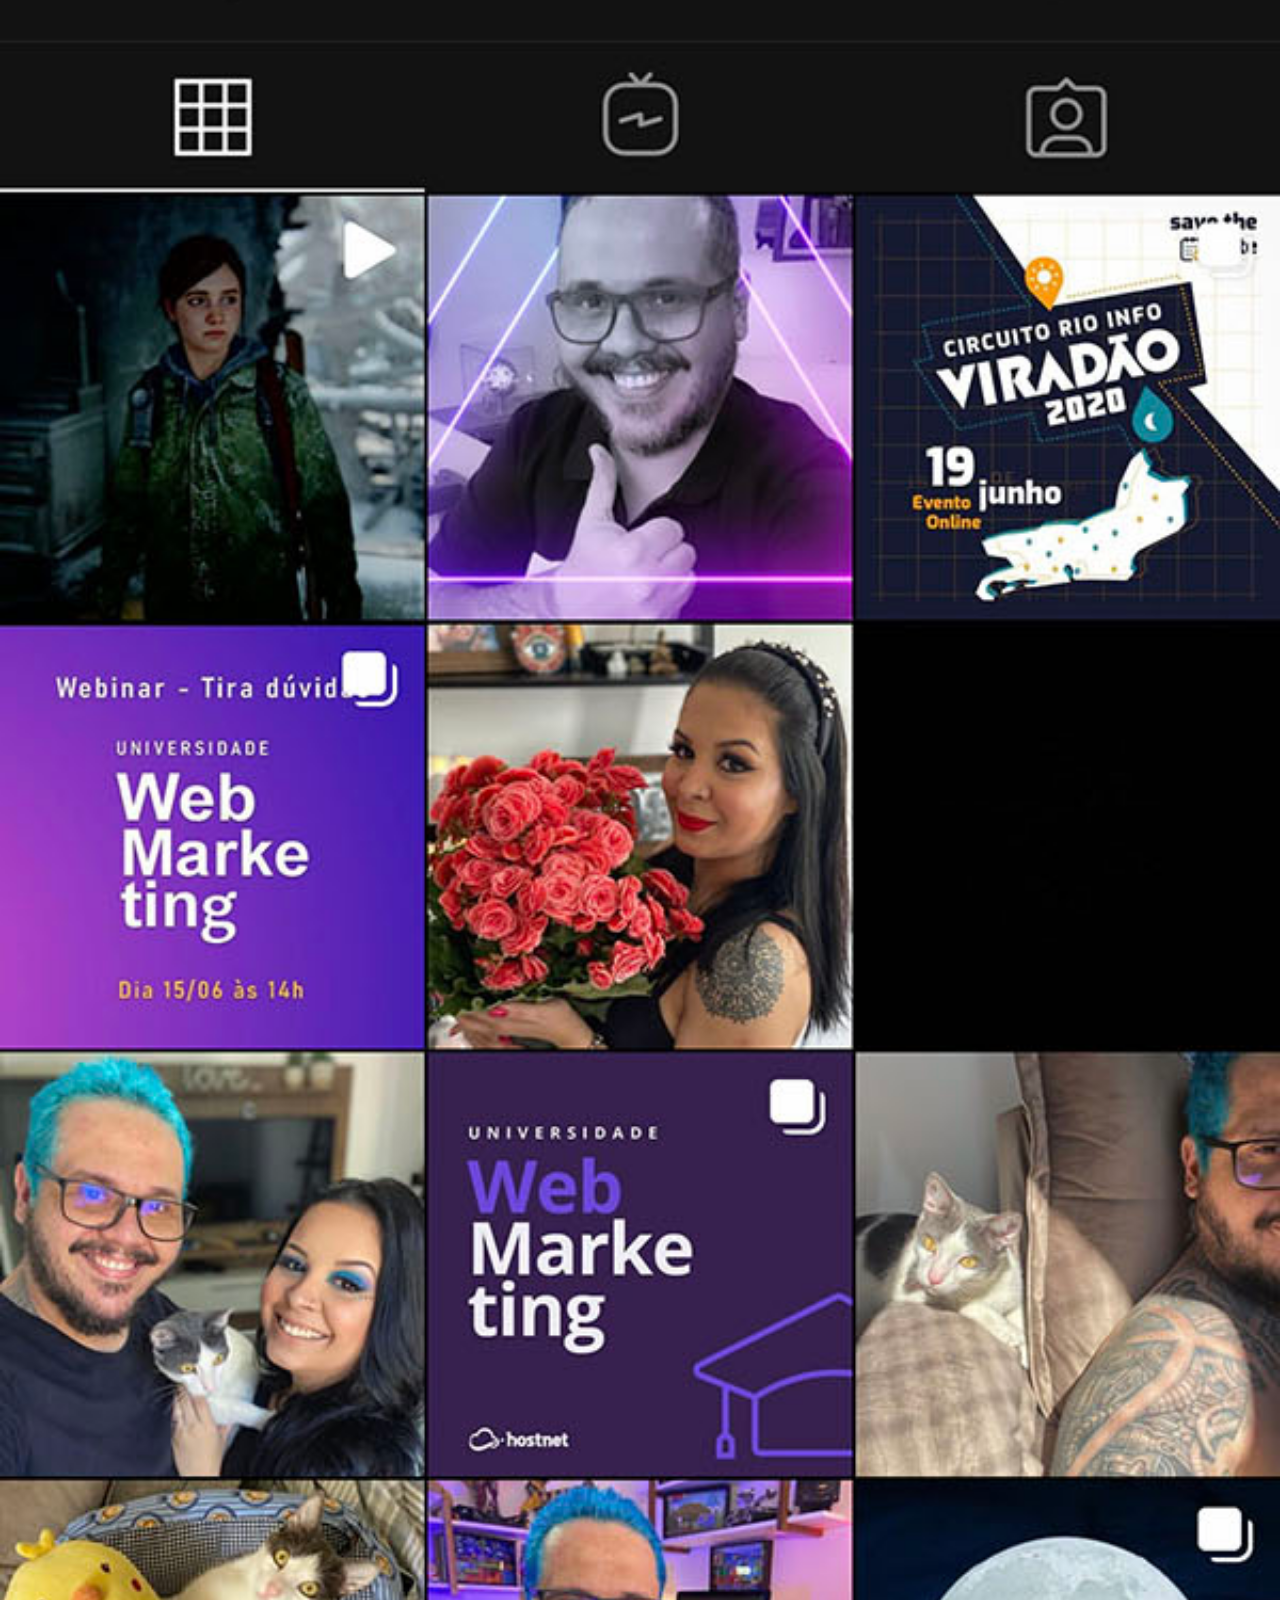
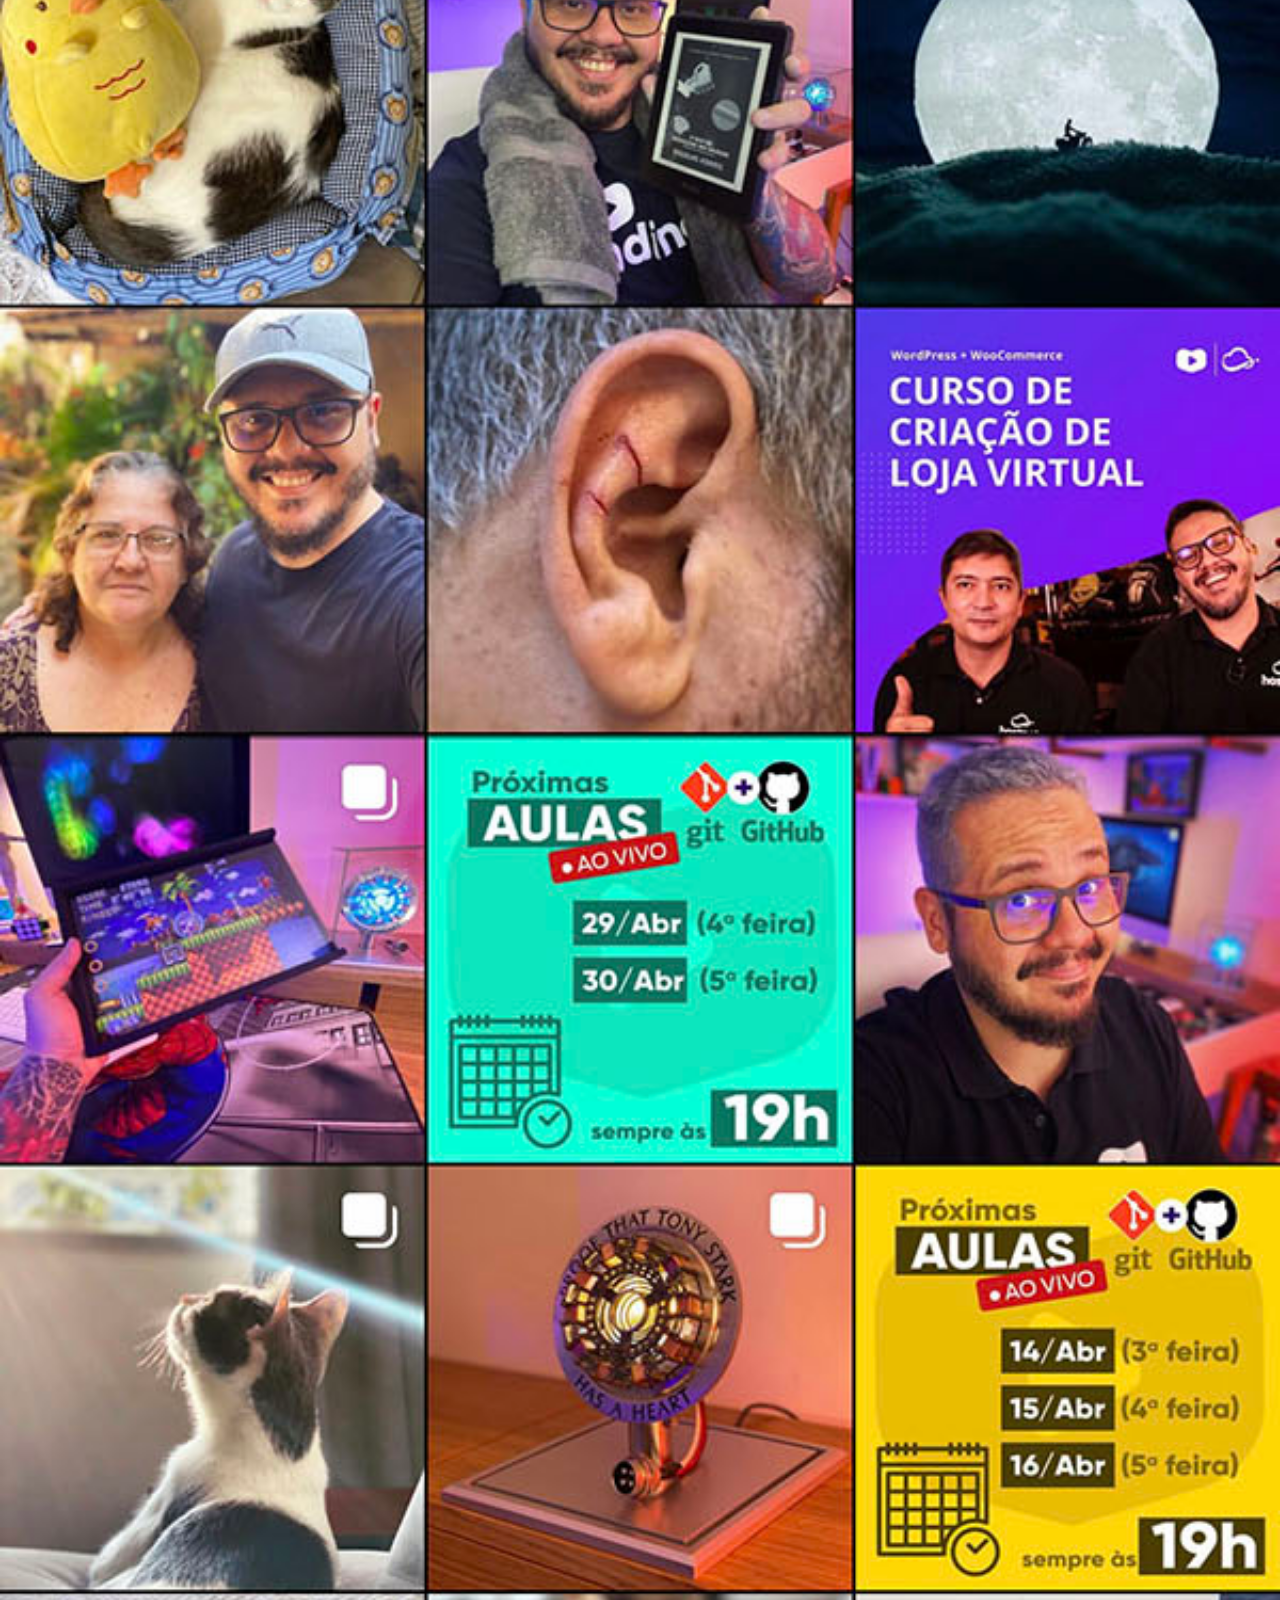
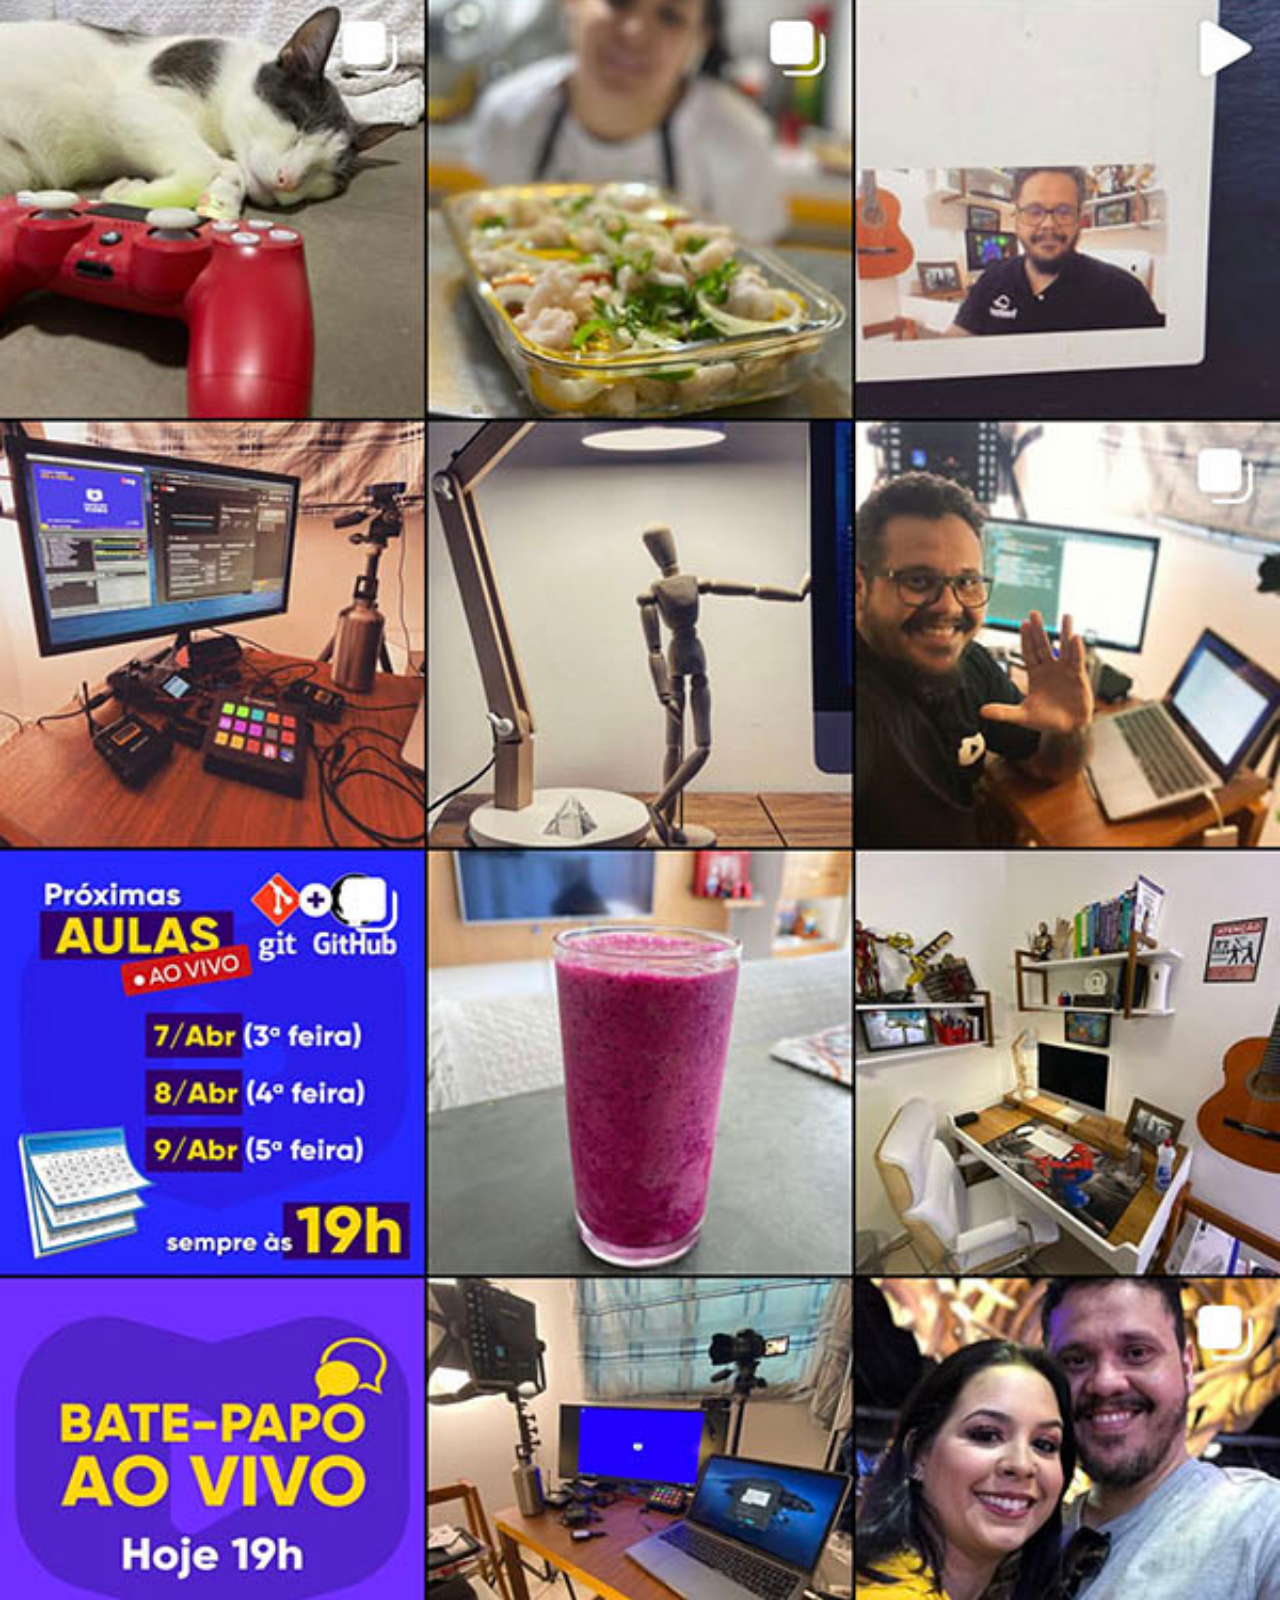
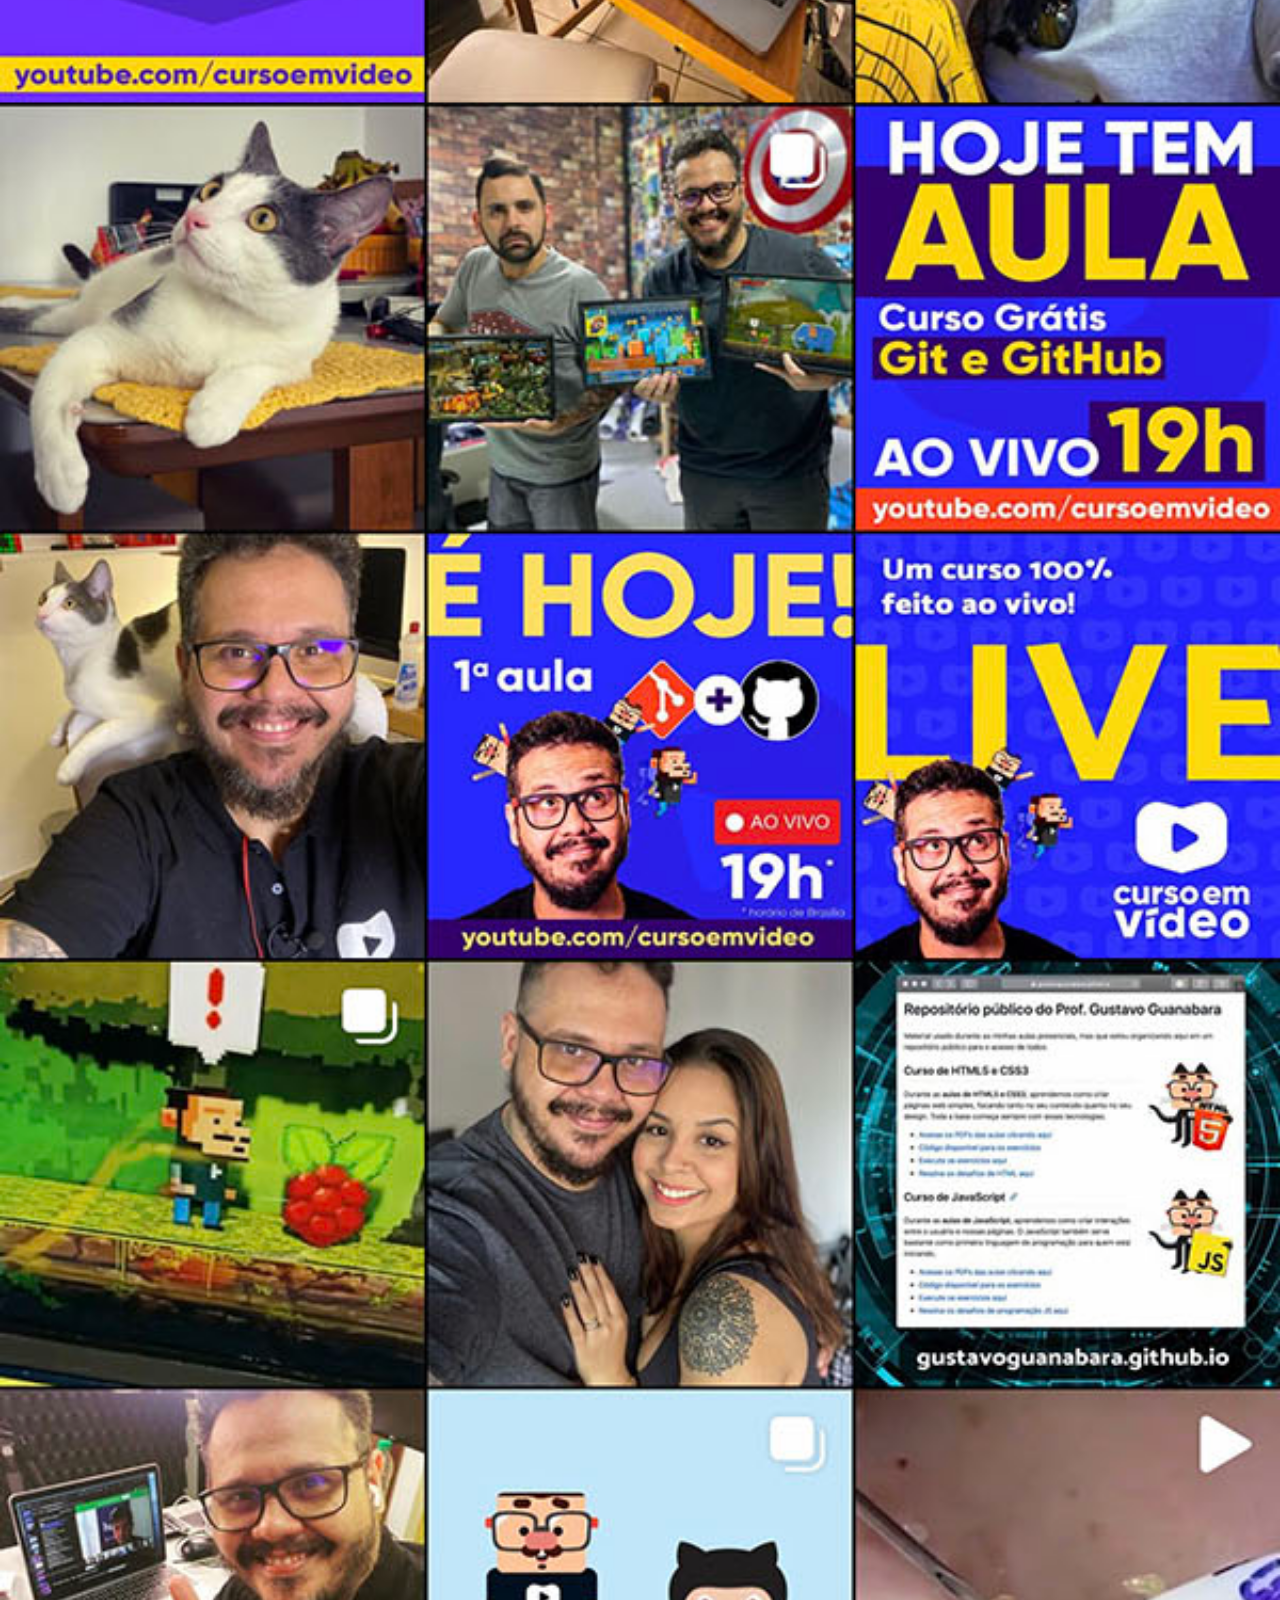
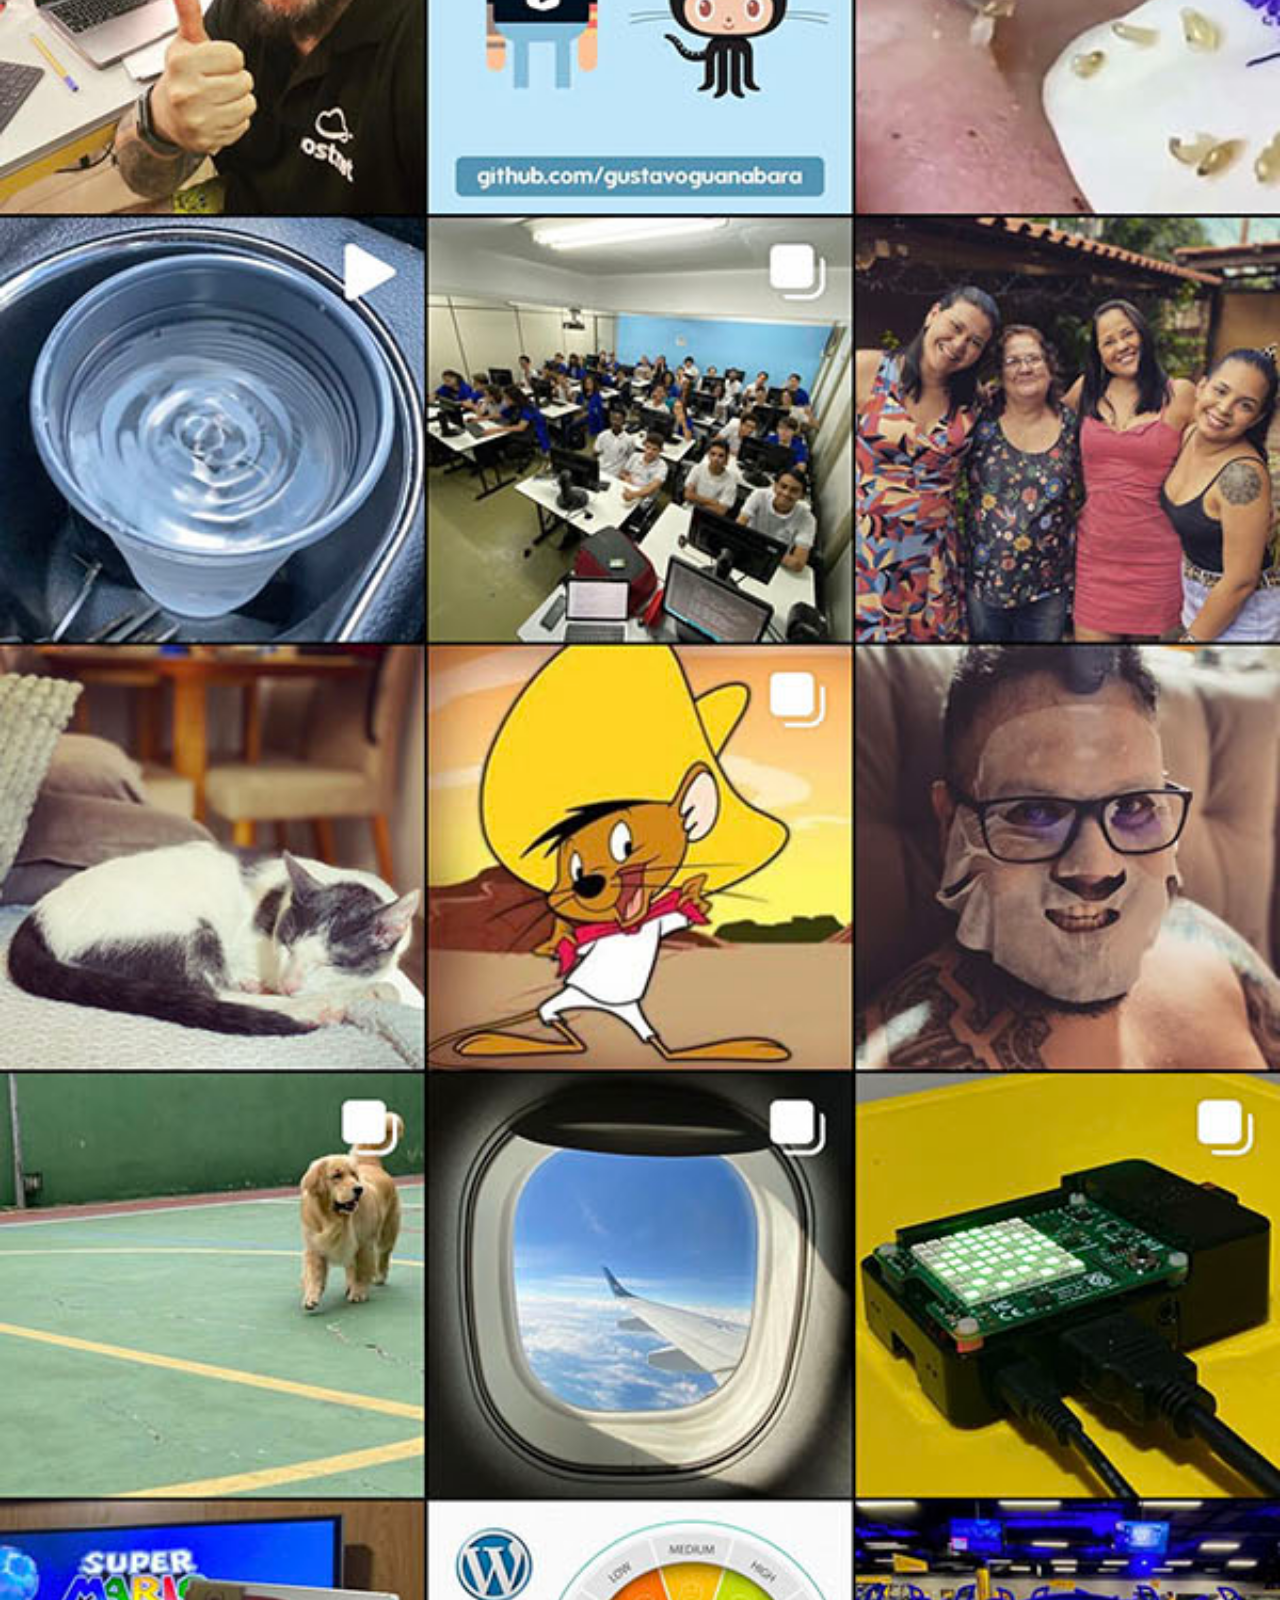
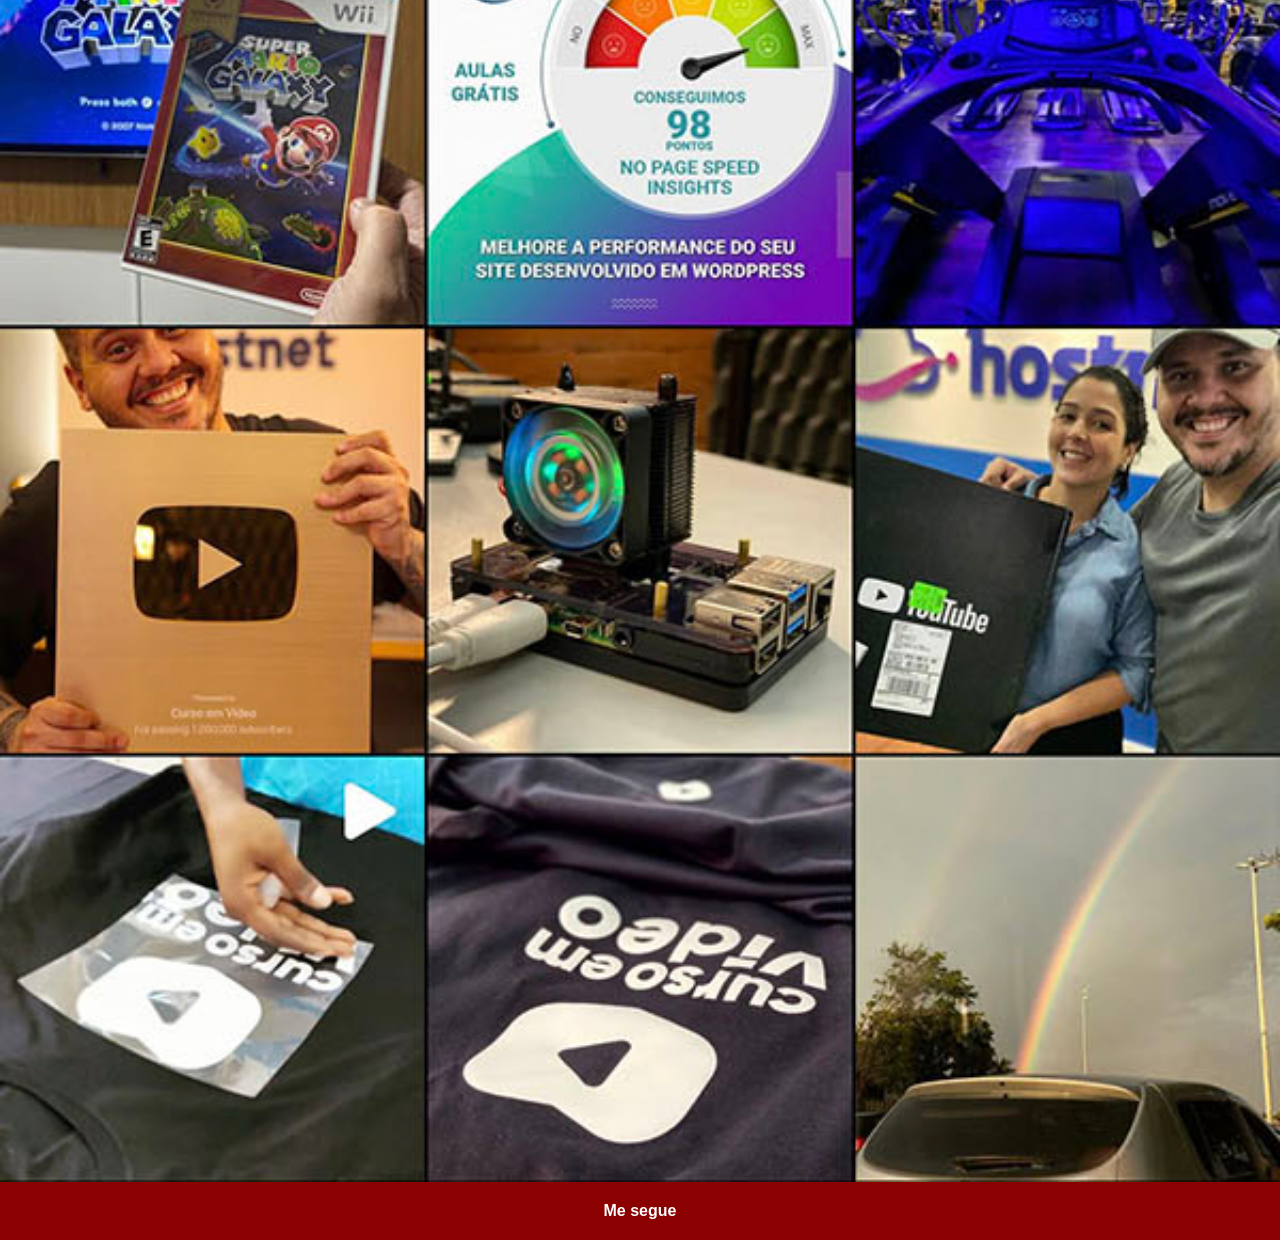
<file: instagram.html>
<!DOCTYPE html>
<html lang="pt">
<head>
    <meta charset="UTF-8">
    <meta name="viewport" content="width=device-width, initial-scale=1.0">
    <title>Instagram</title>
    <link rel="stylesheet" href="estilos/social.css">
    
</head>
<body>
    <img src="imagens/tela-instagram.jpg" alt="Instagram">
    <a href="https://www.instagram.com/gustavoguanabara/" target="_blank">Me segue</a>
</body>
</html>
</file>
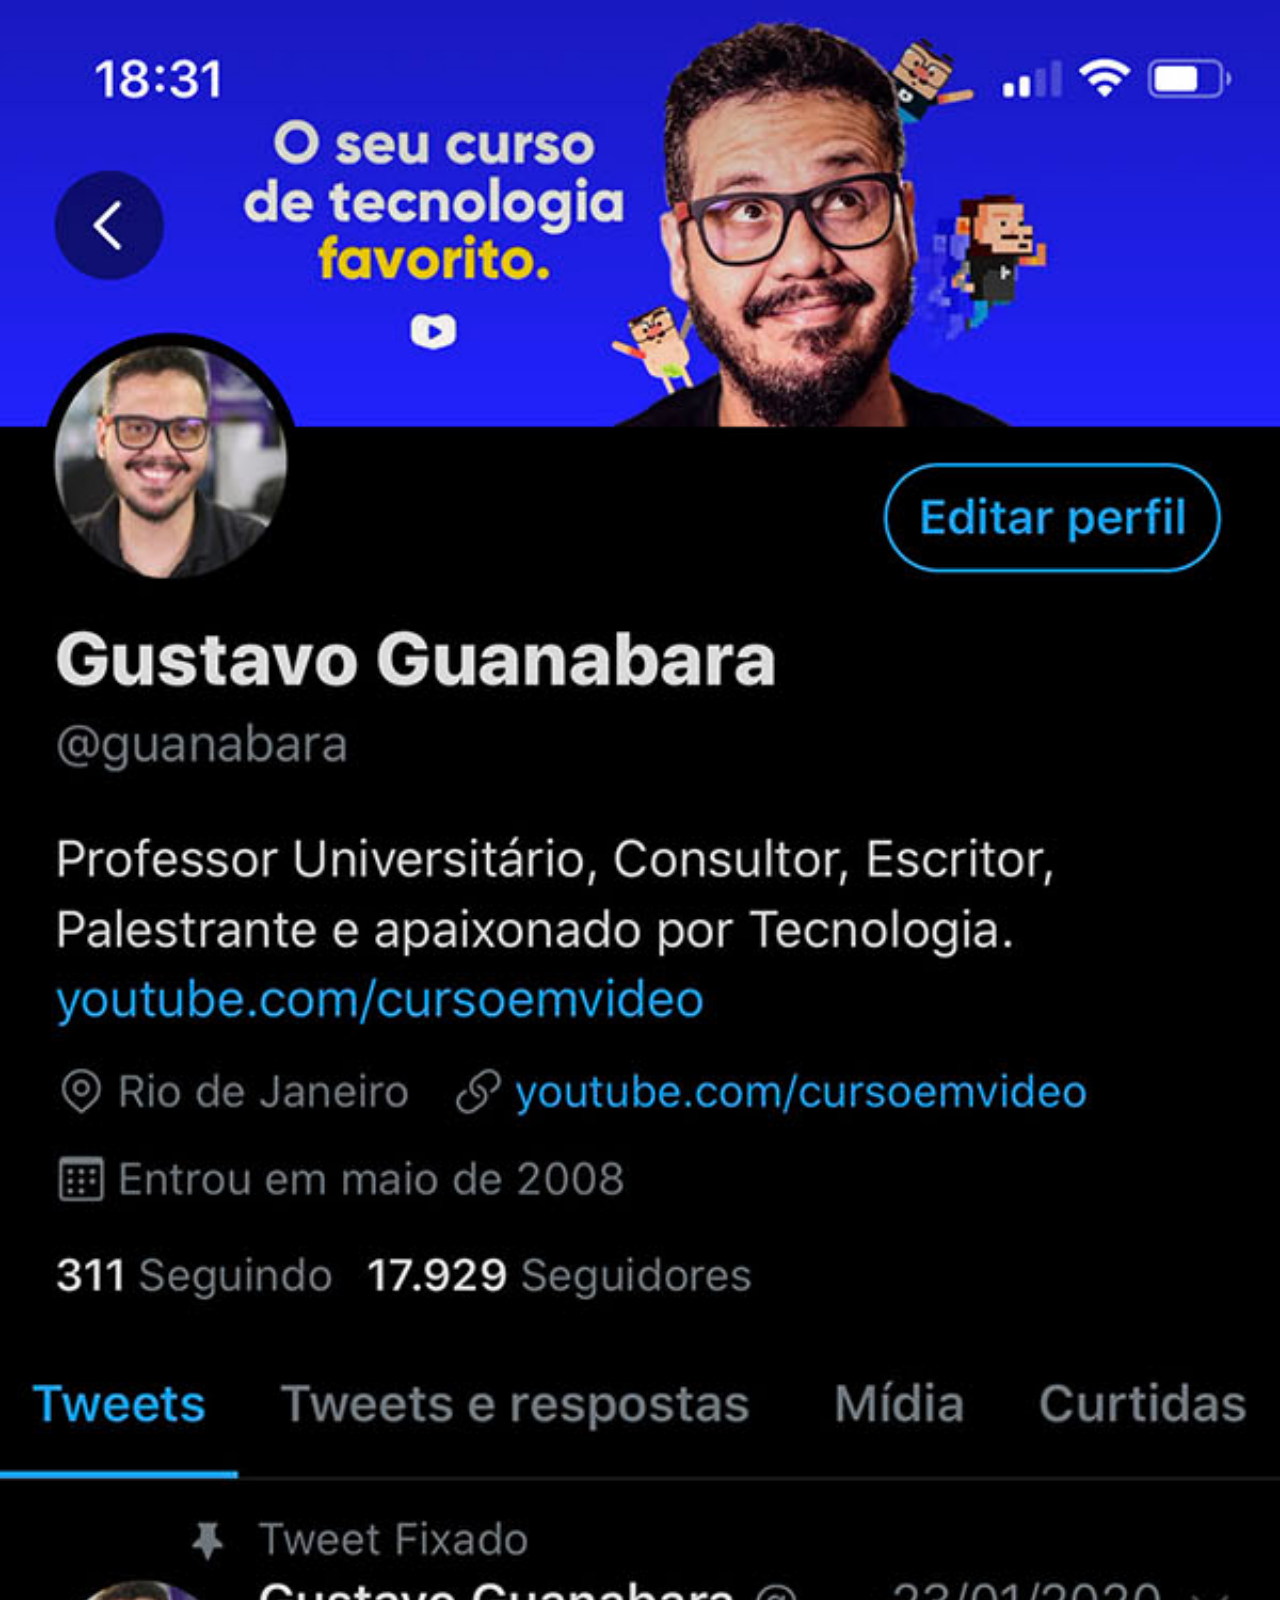
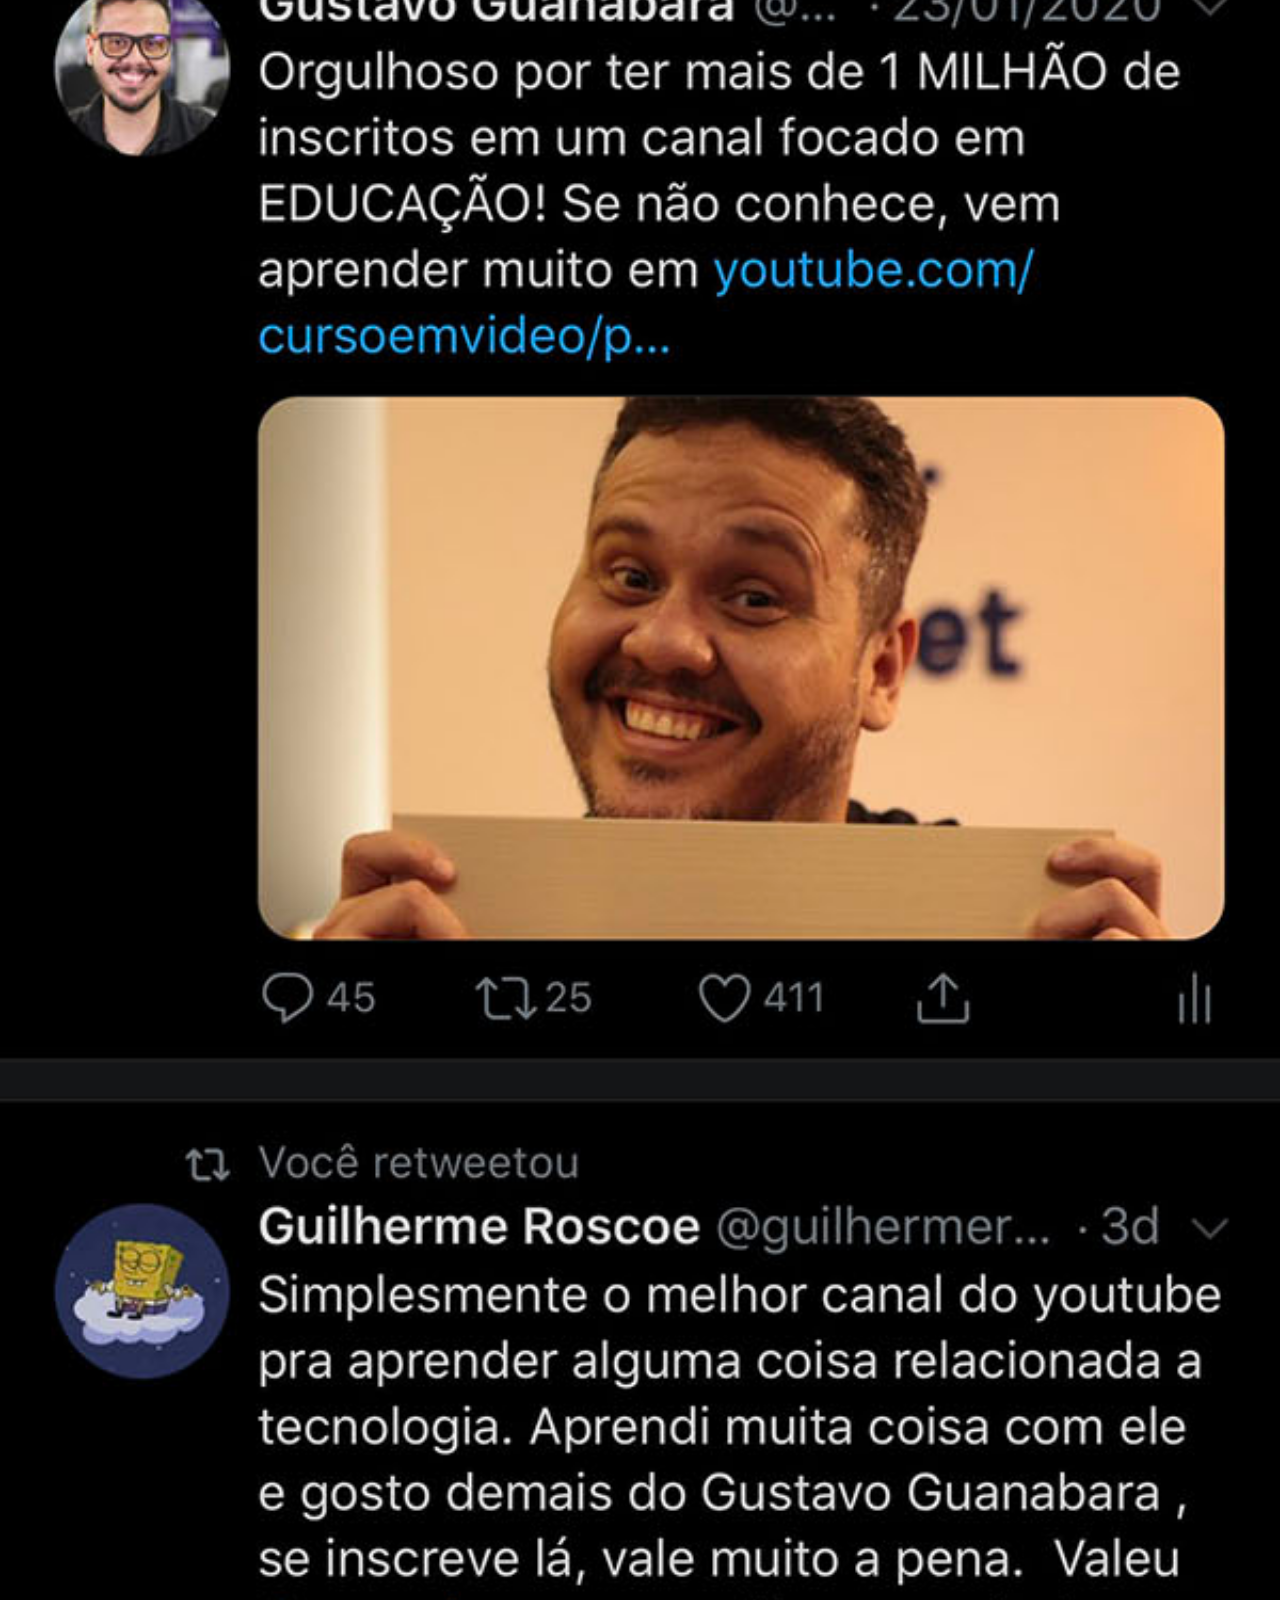
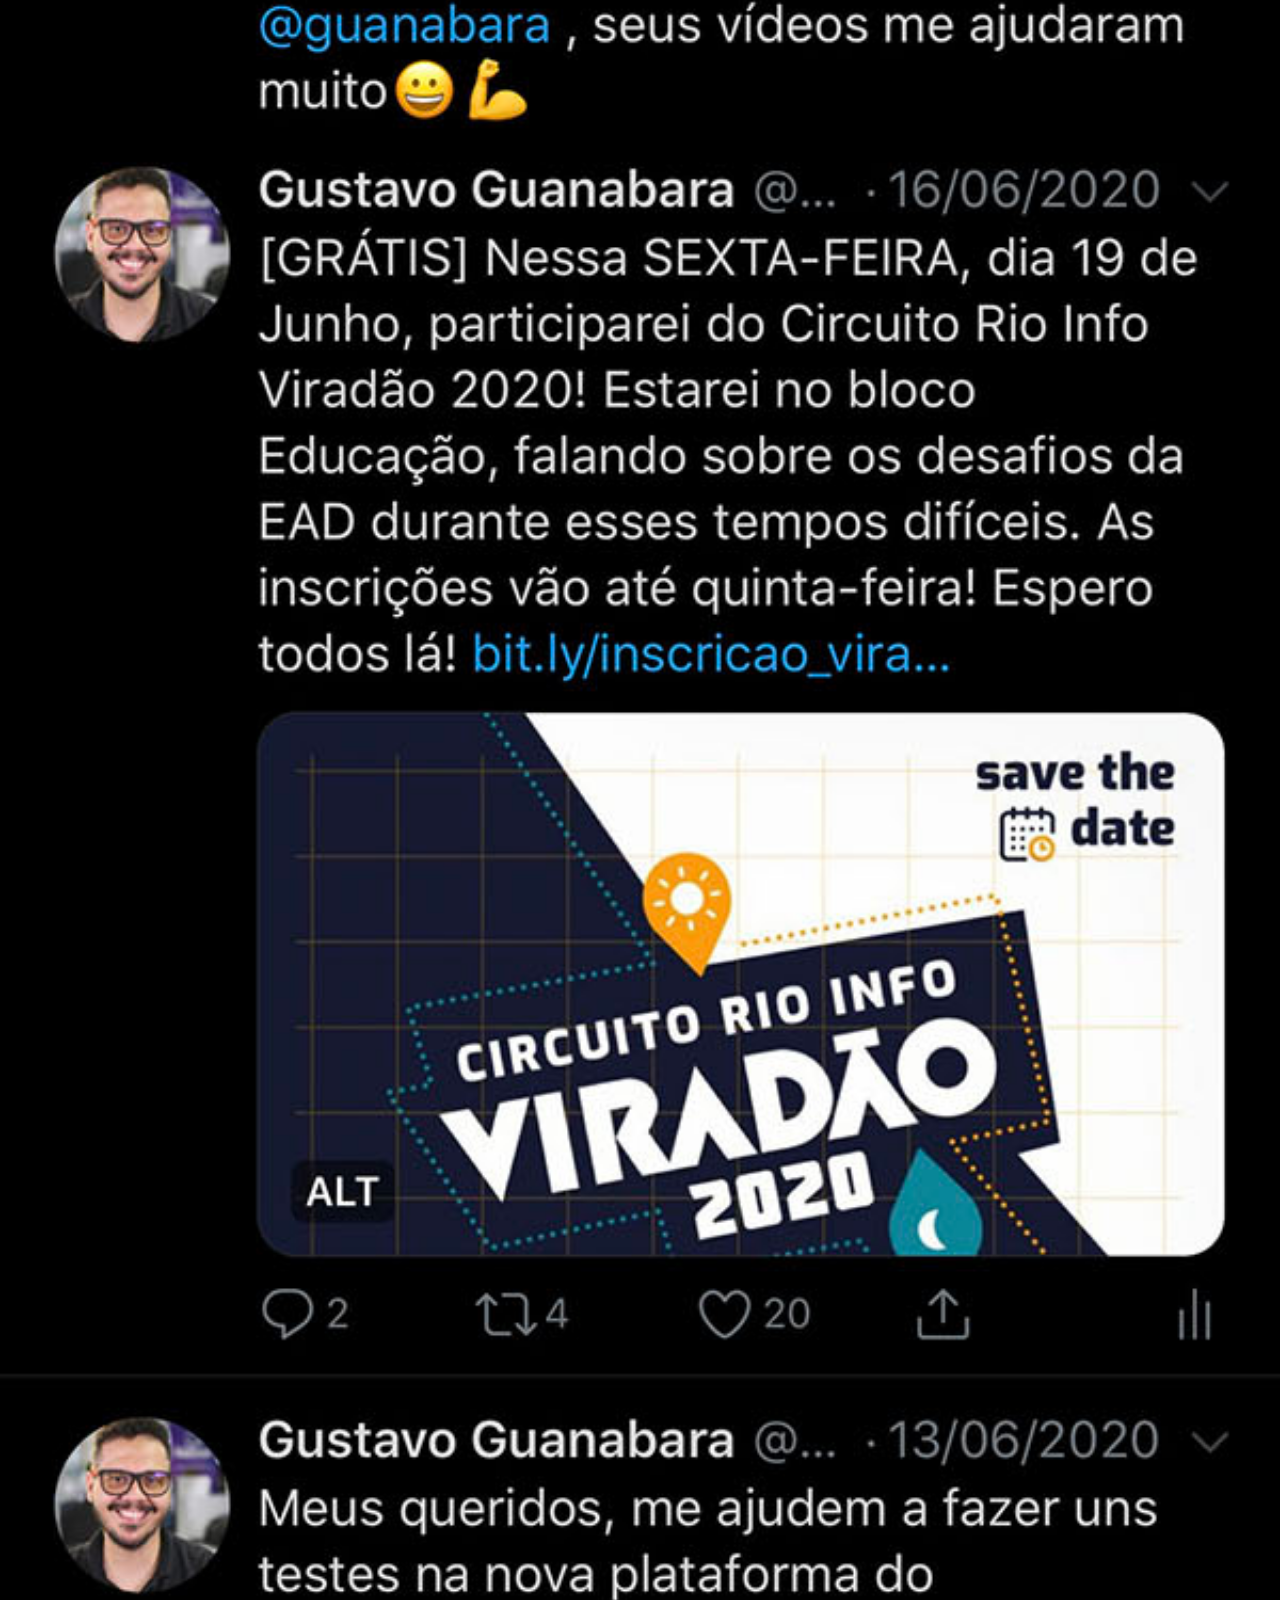
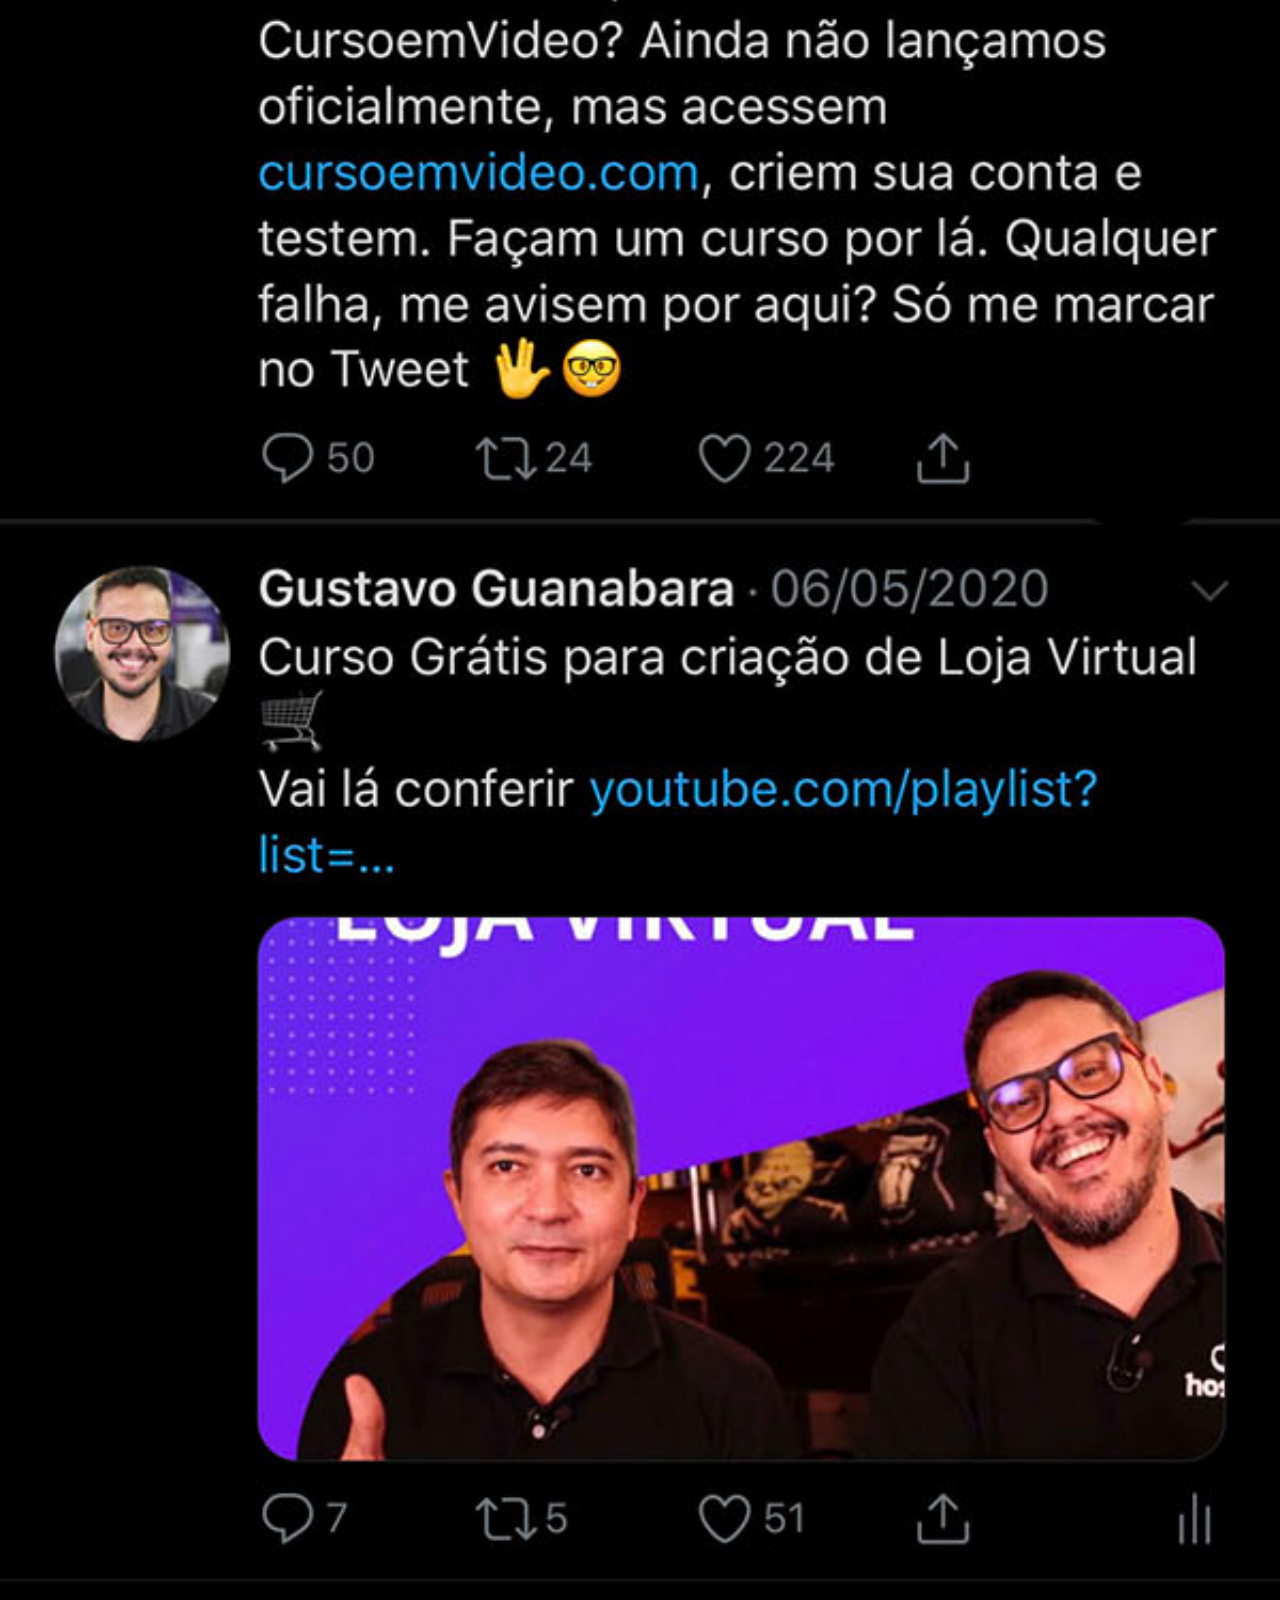
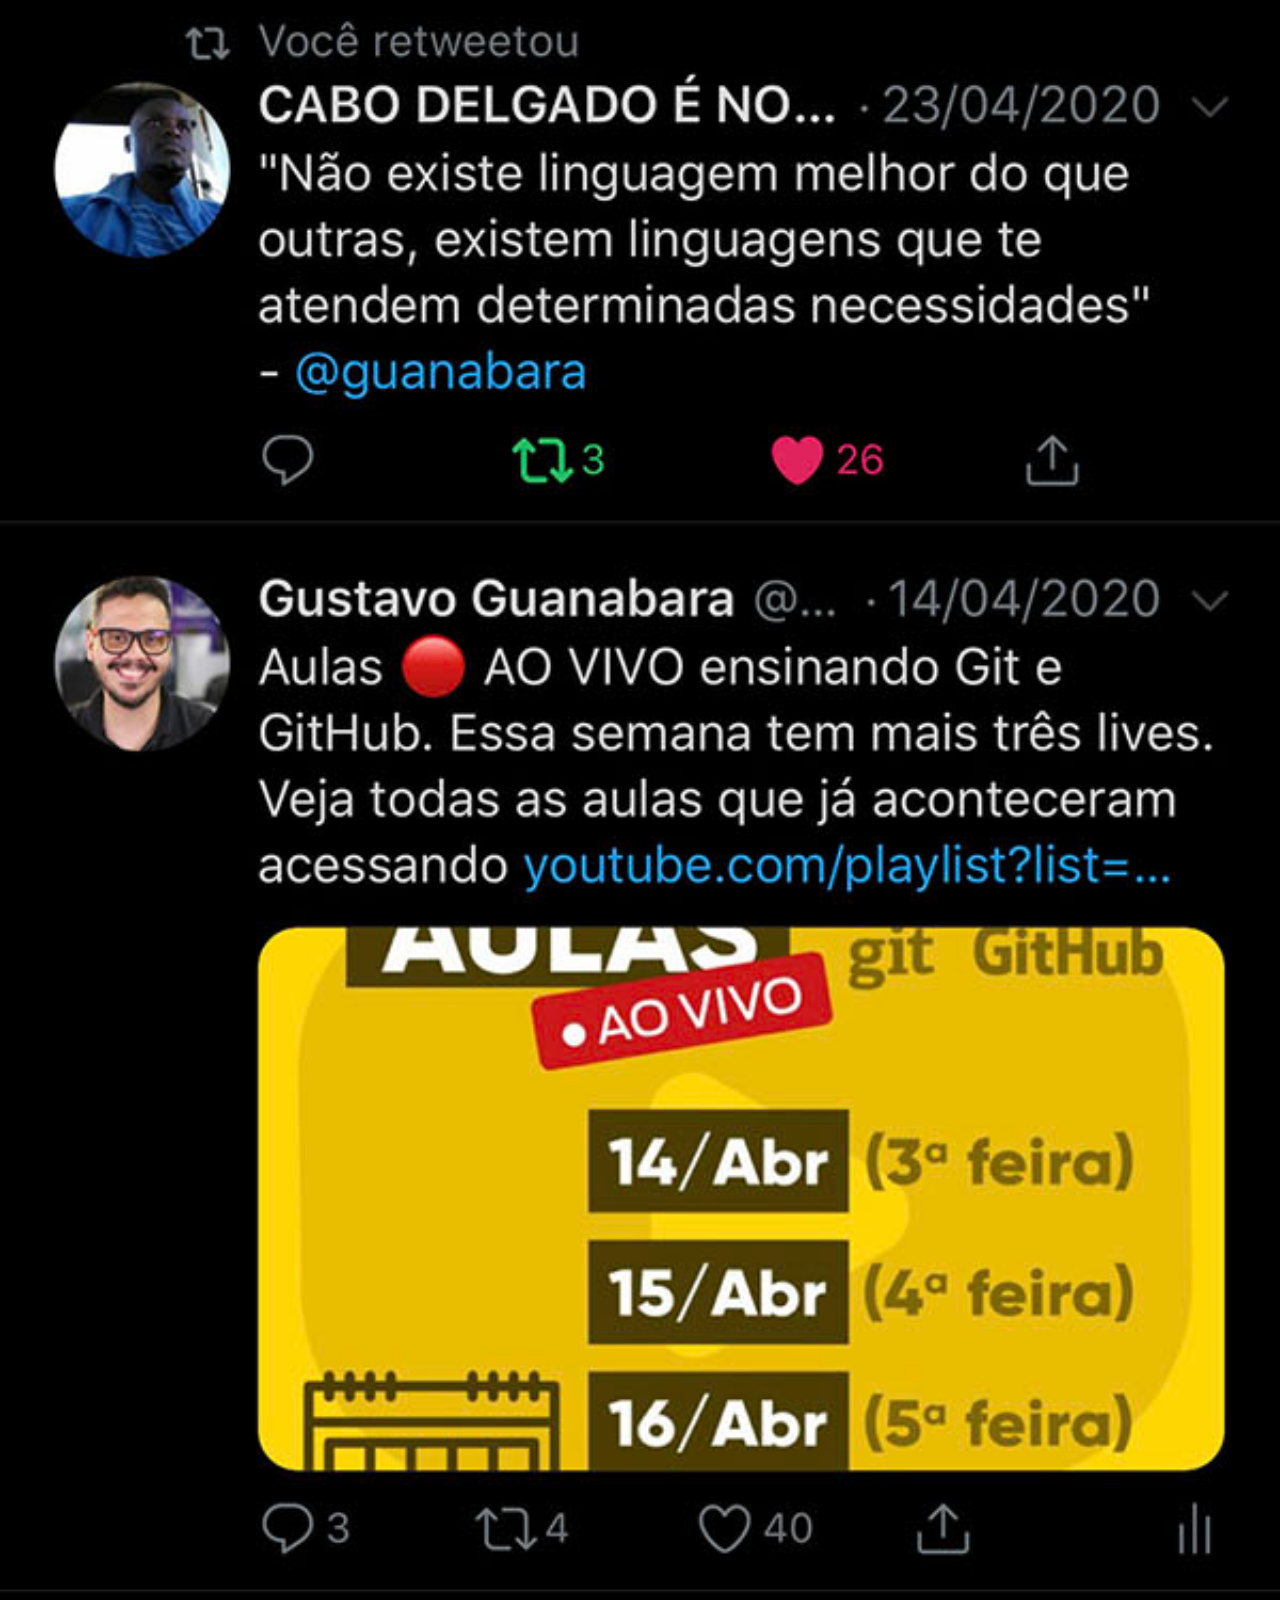
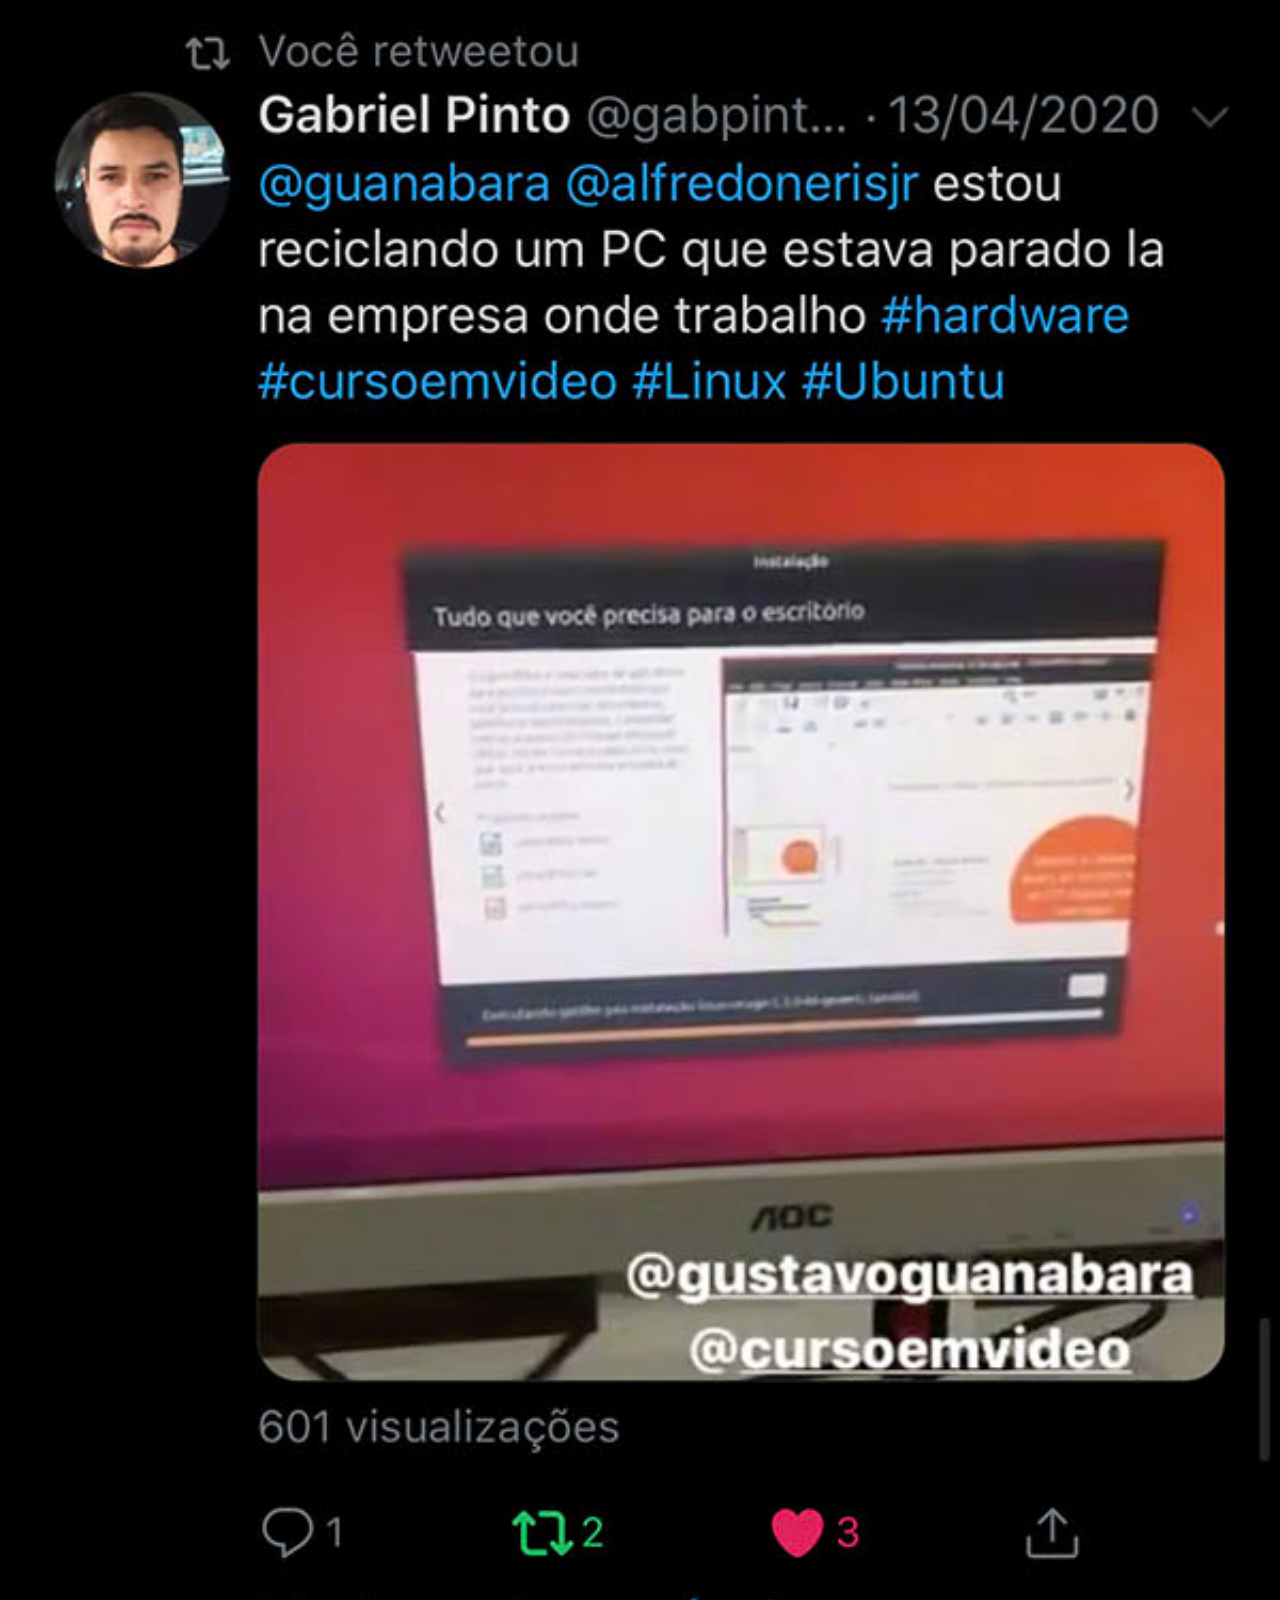
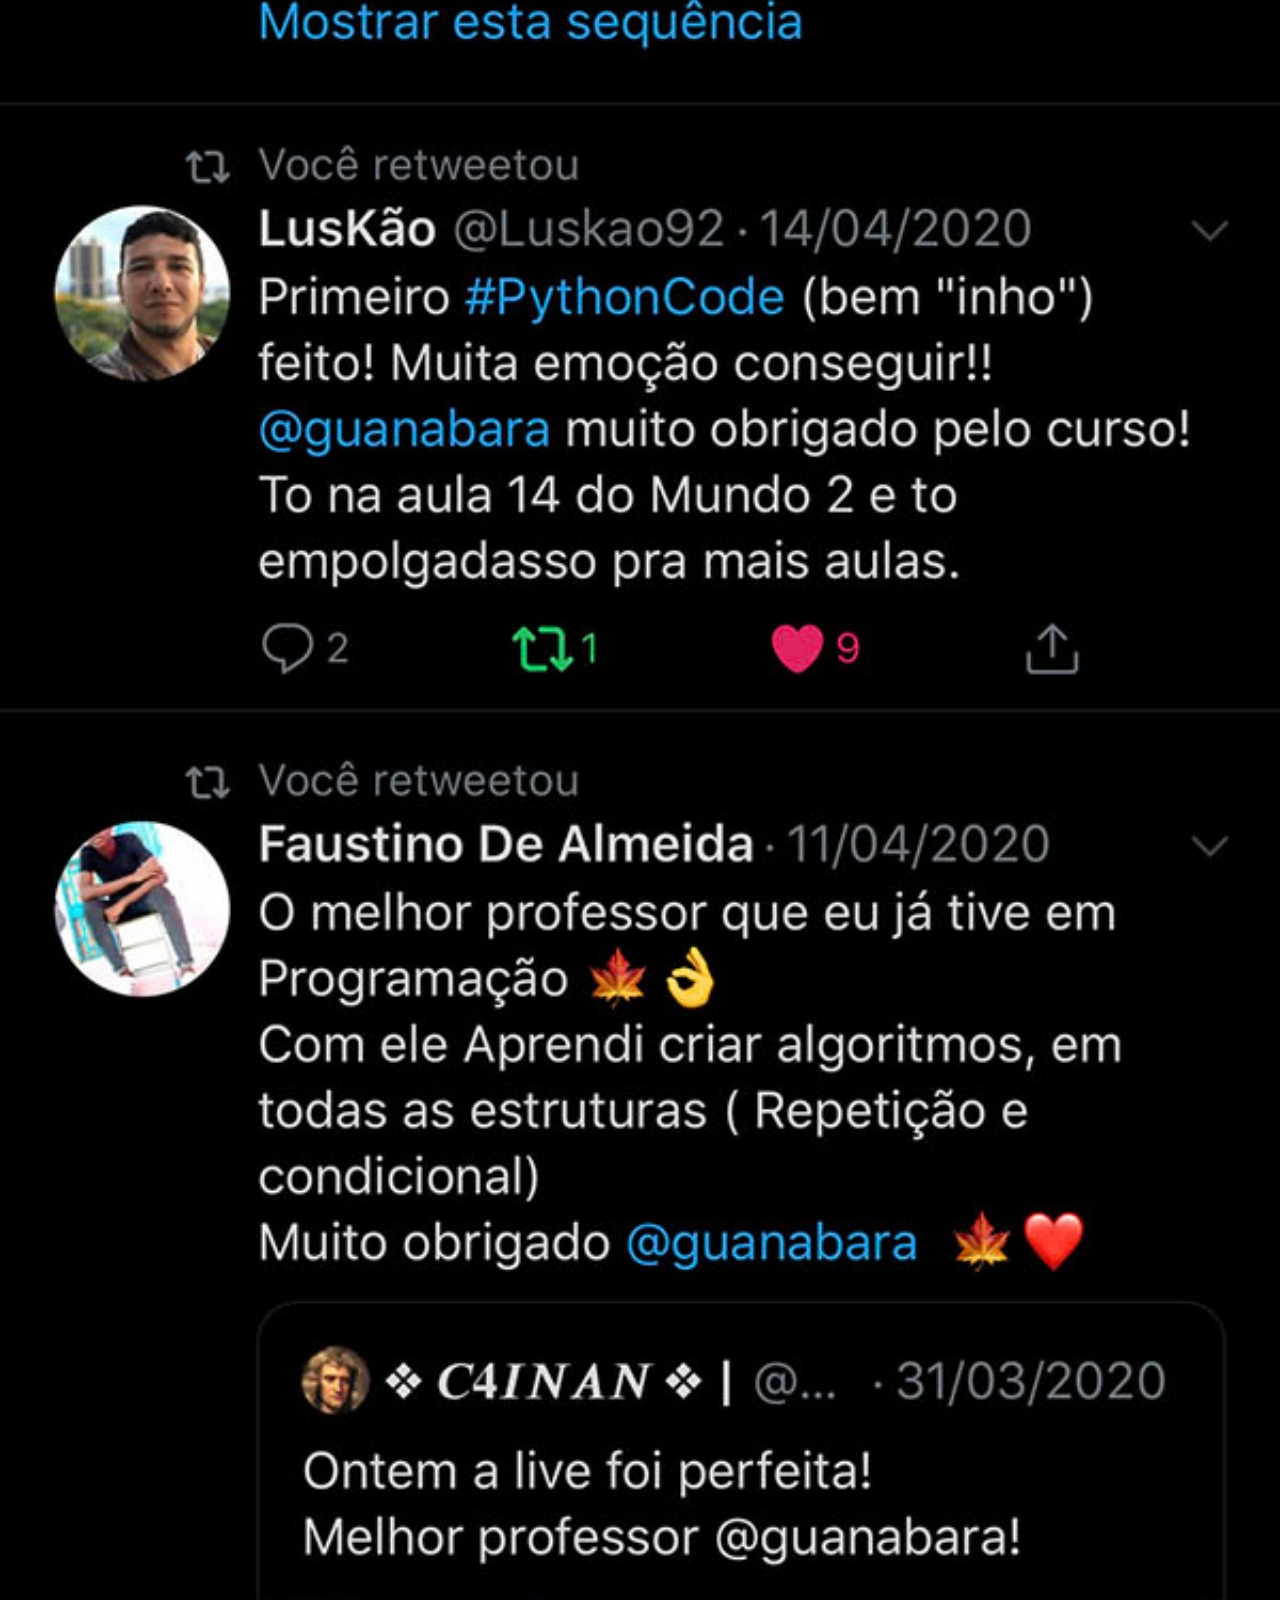
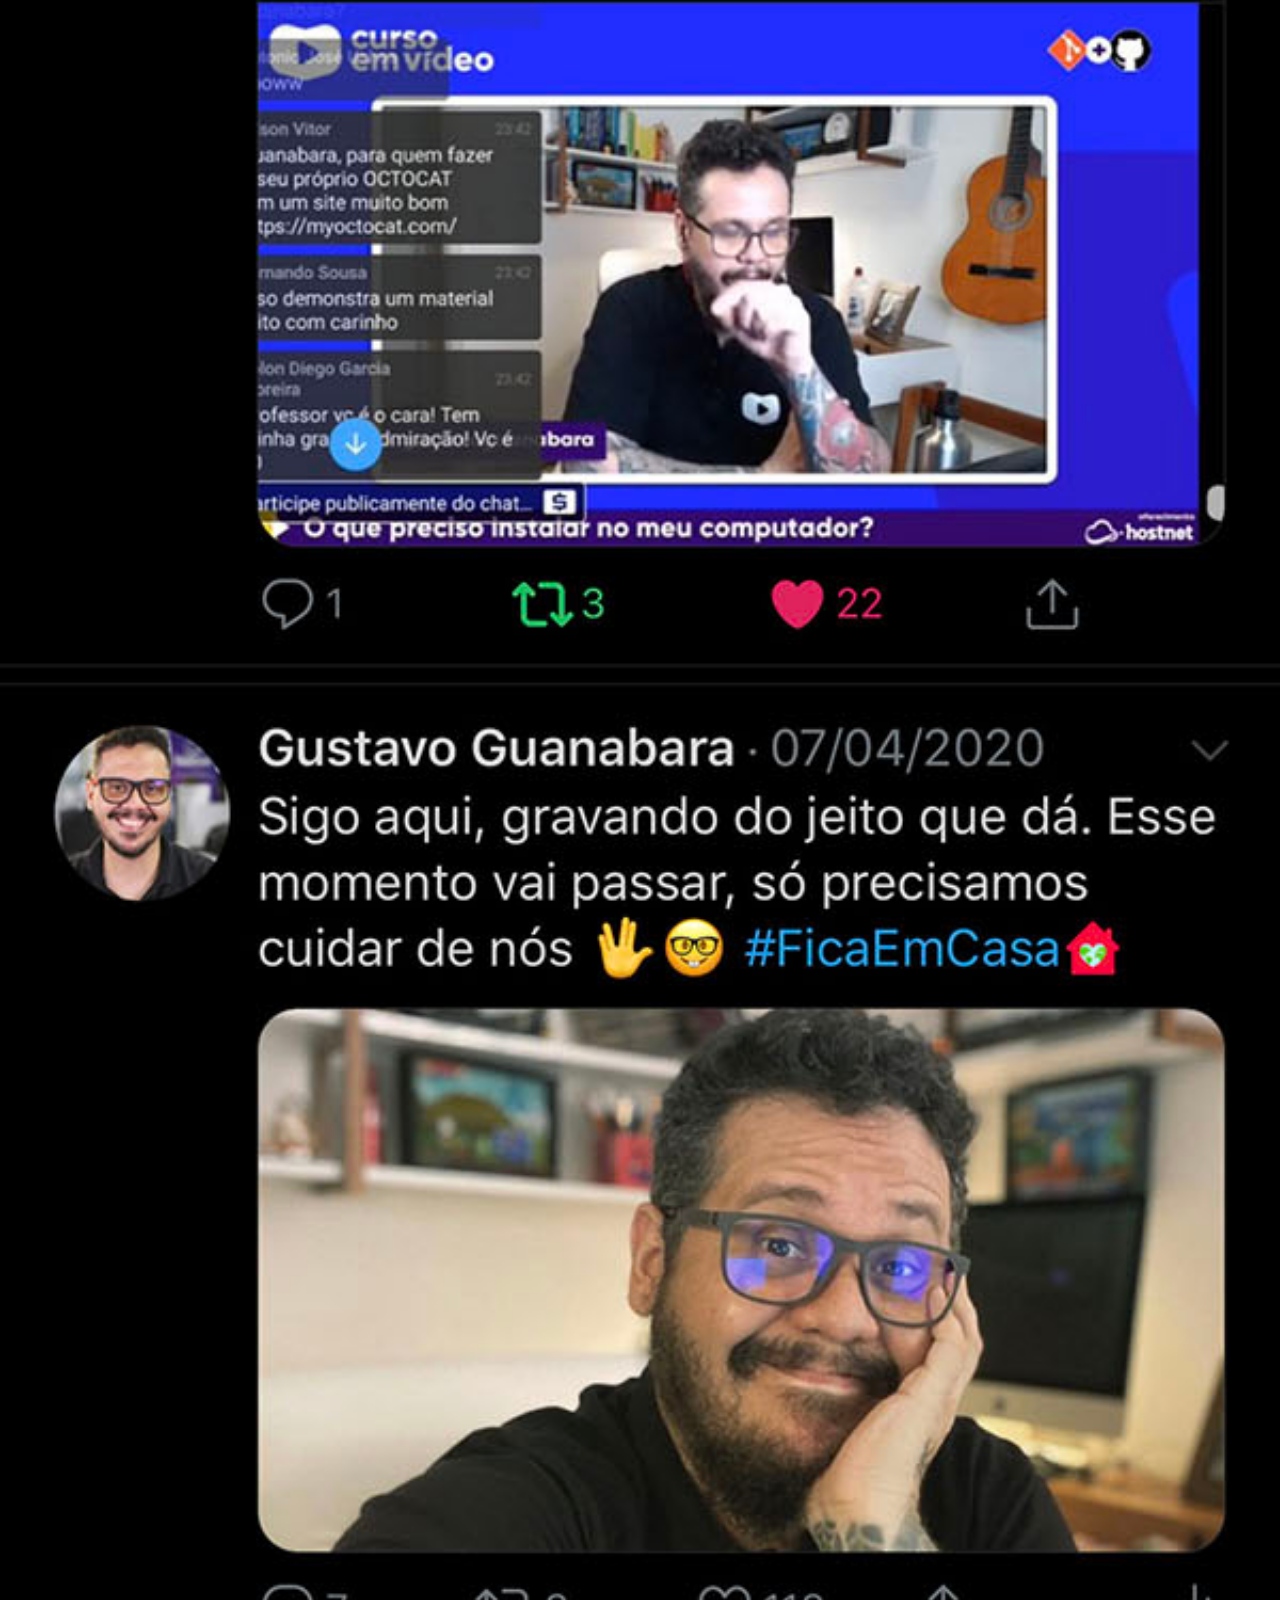
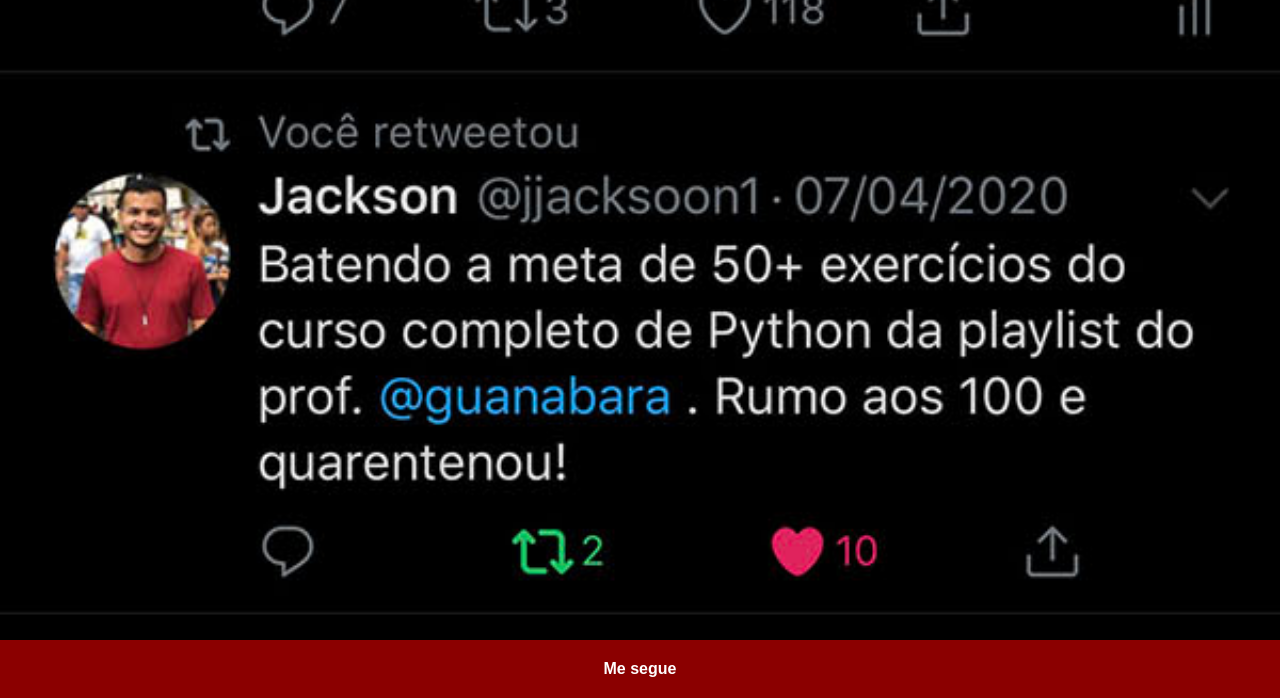
<file: twitter.html>
<!DOCTYPE html>
<html lang="pt">
<head>
    <meta charset="UTF-8">
    <meta name="viewport" content="width=, initial-scale=1.0">
    <title>Twitter</title>
    <link rel="stylesheet" href="estilos/social.css">
</head>
<body>
    <img src="imagens/tela-twitter.jpg" alt="Twitter">
    <a href="https://www.twitter.com/gustavoguanabara" target="_blank">Me segue</a>
</body>
</html>
</file>
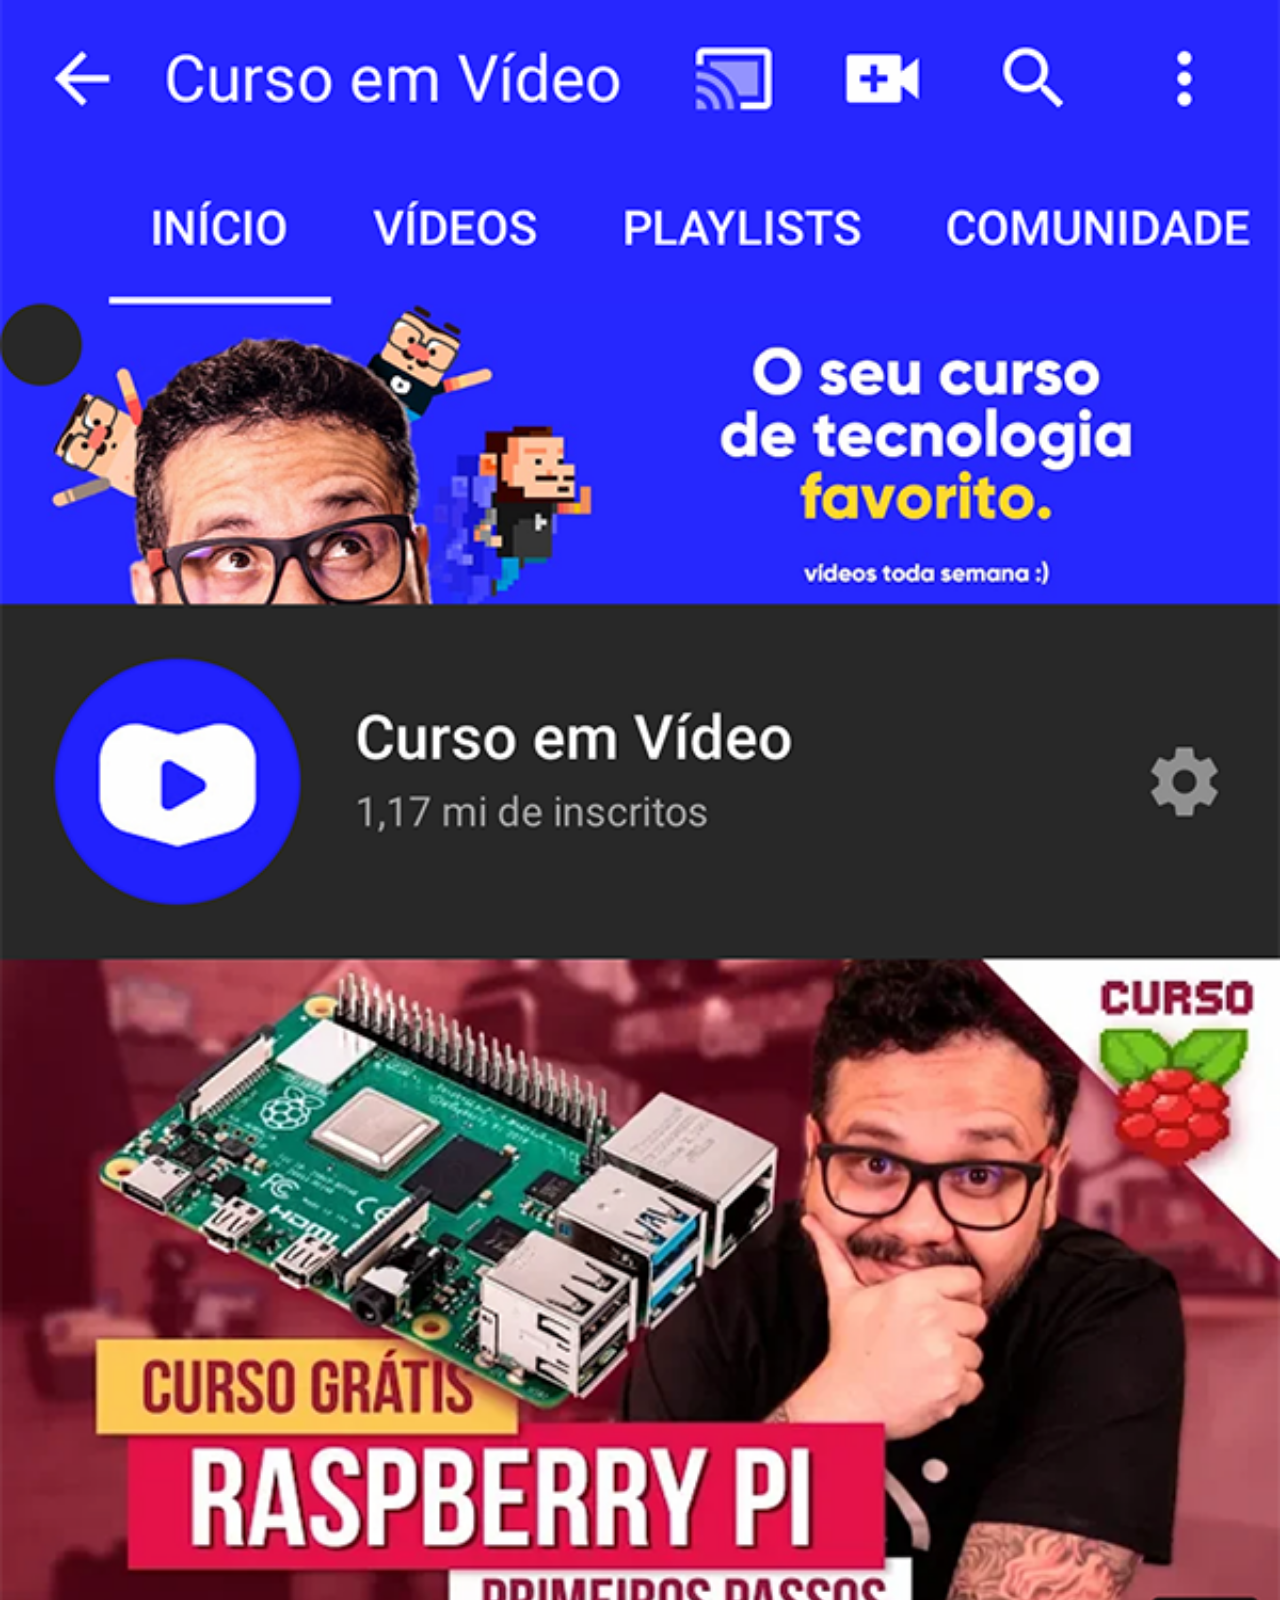
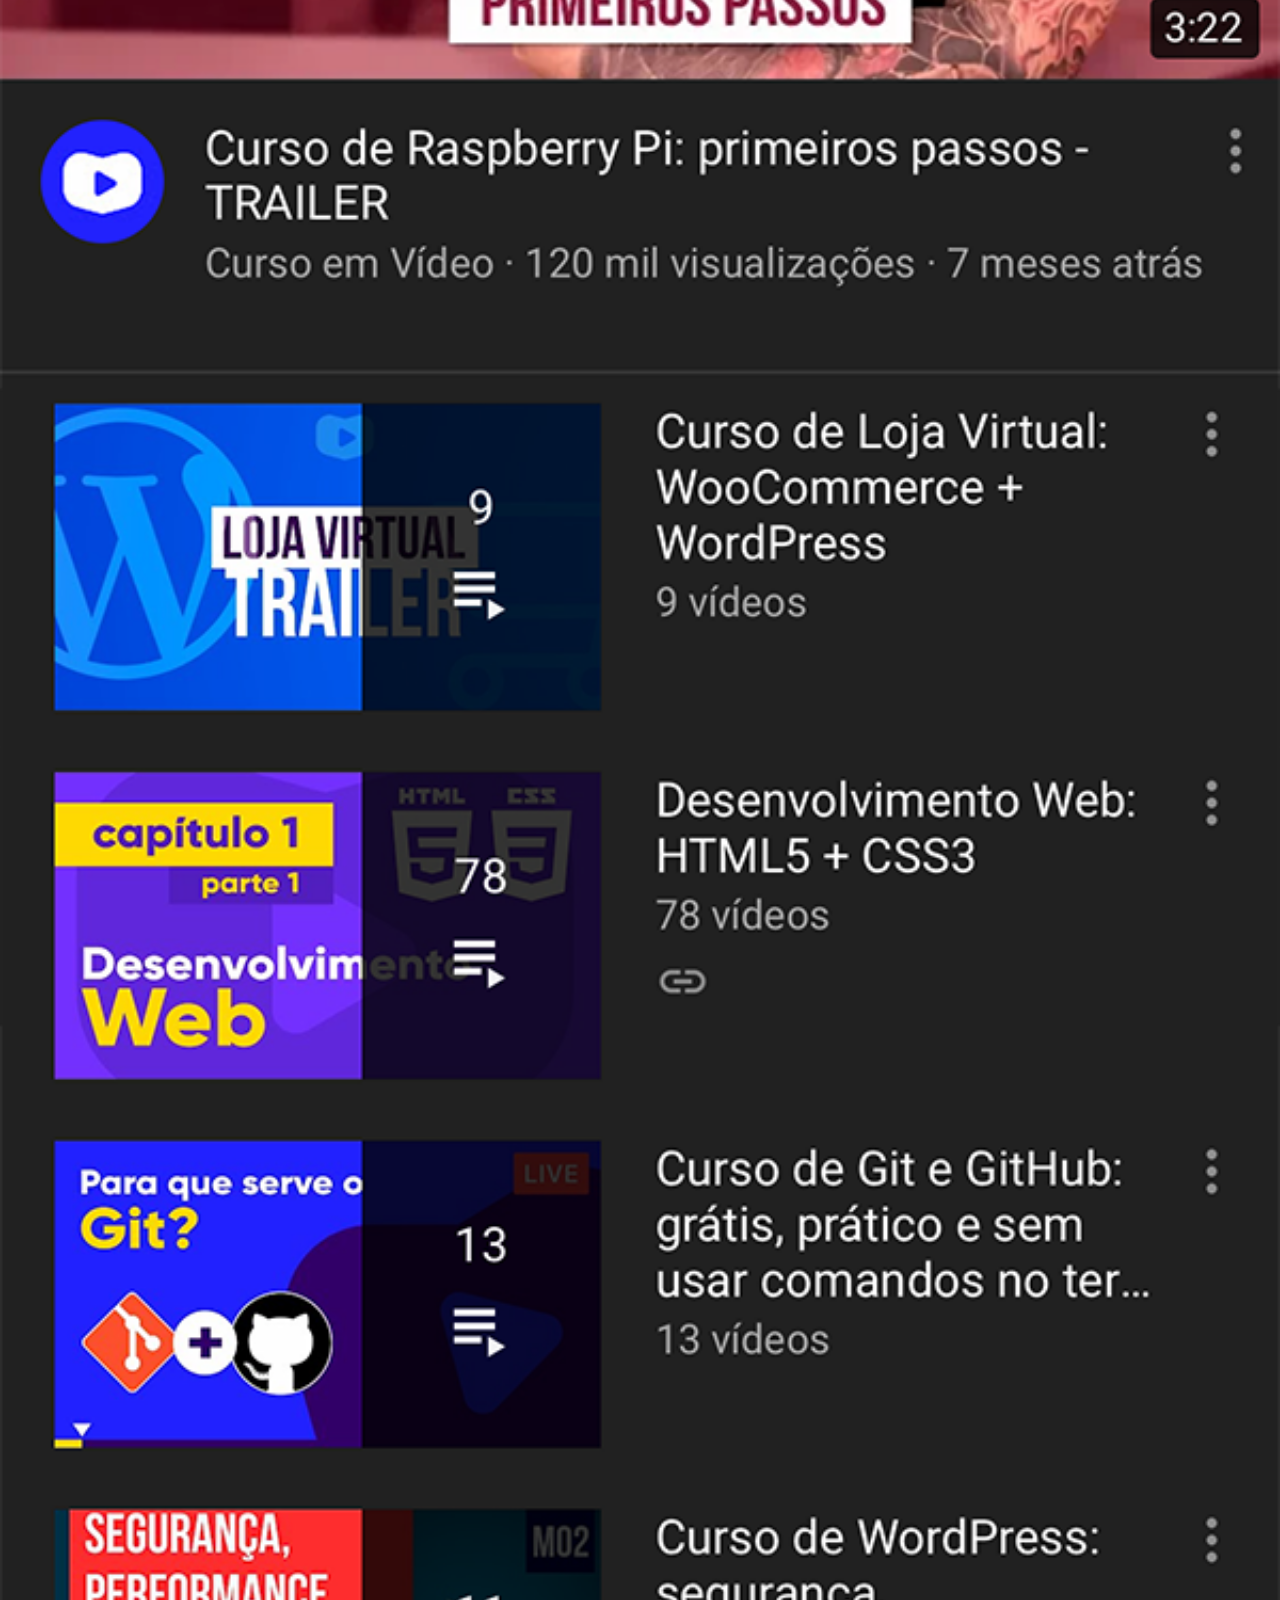
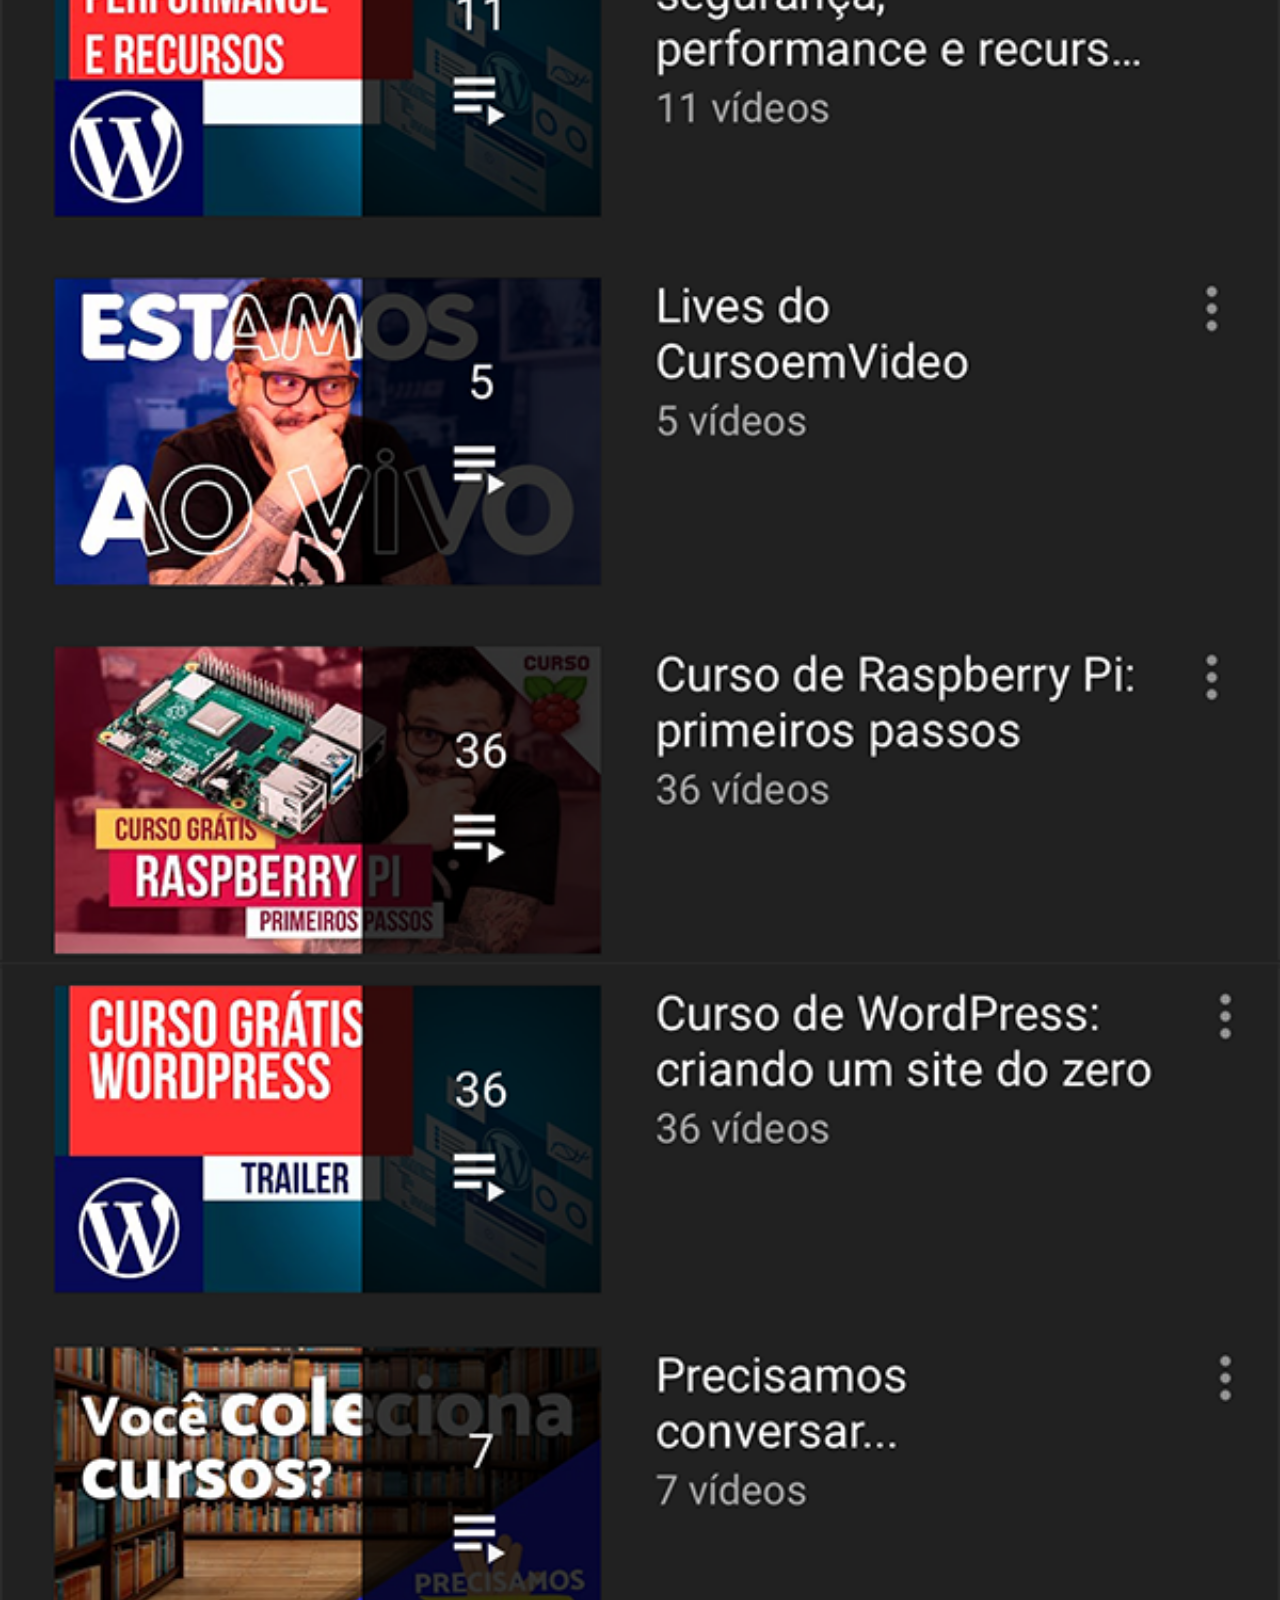
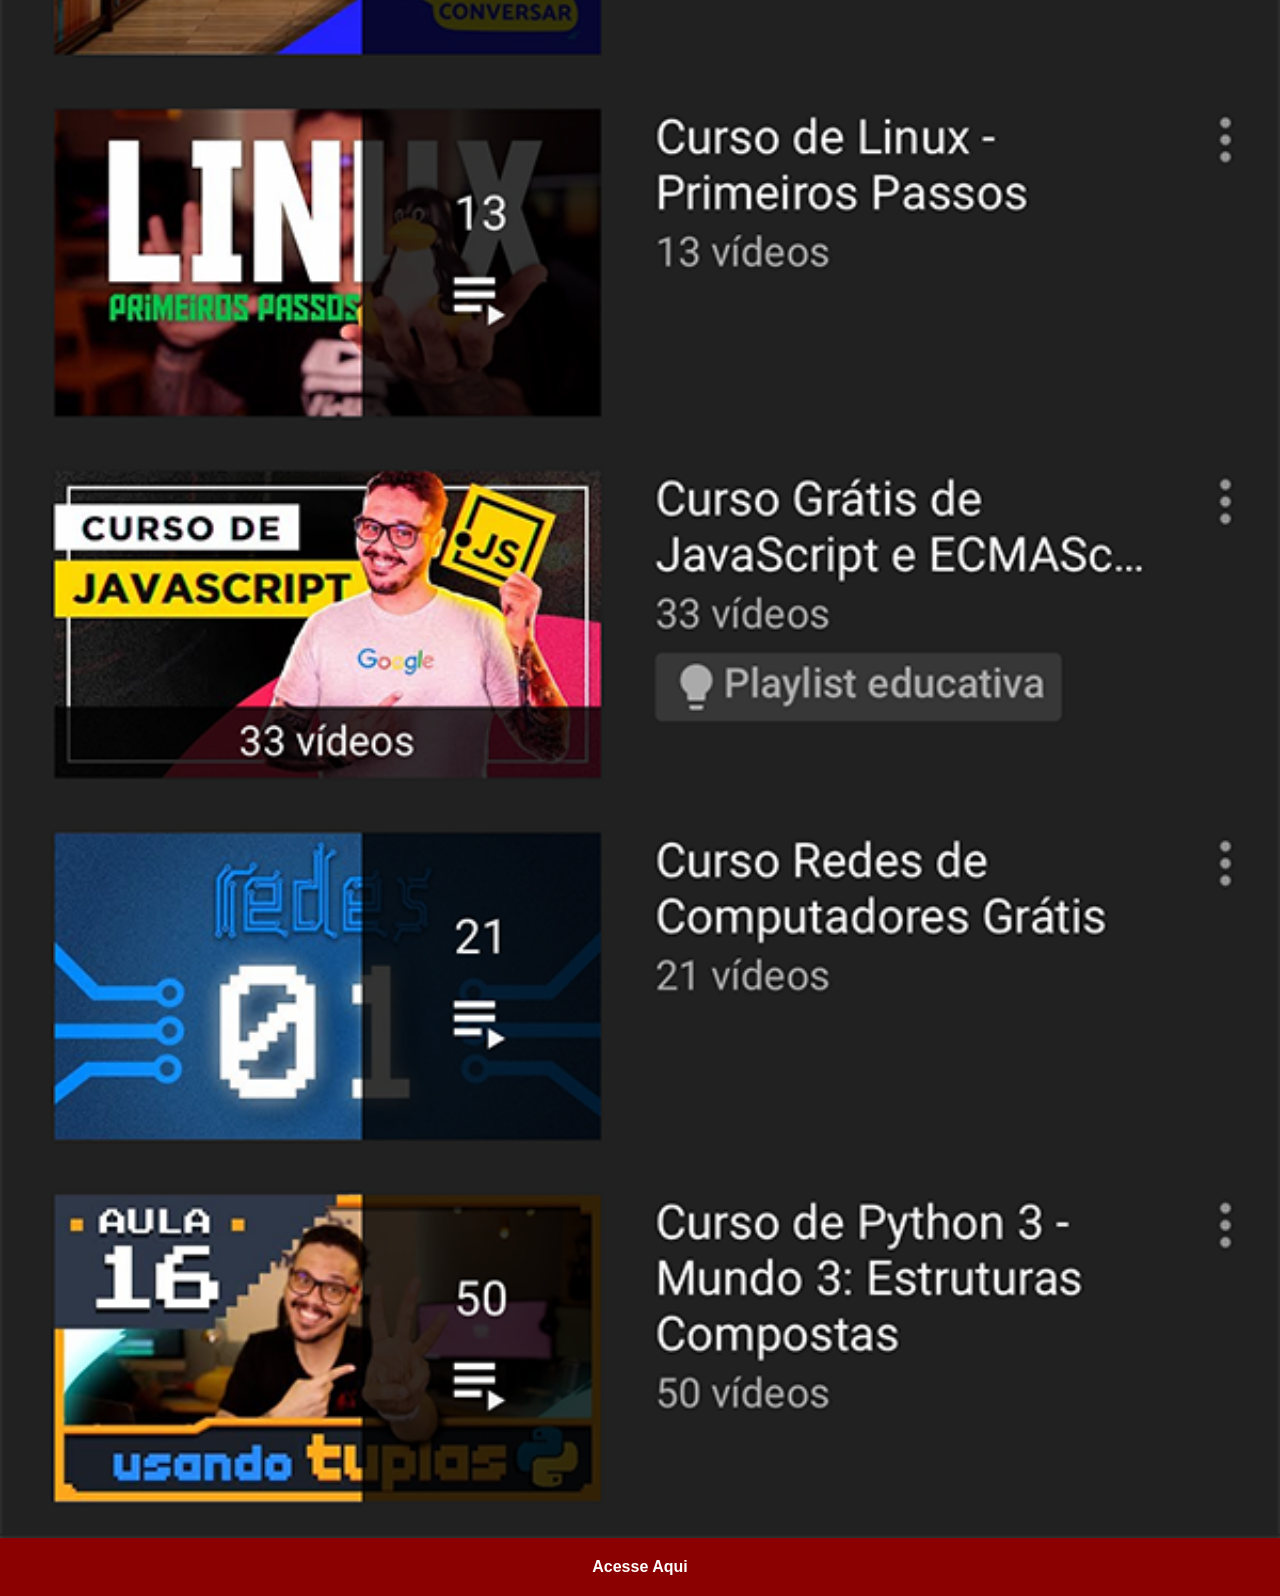
<file: youtube.html>
<!DOCTYPE html>
<html lang="pt">
<head>
    <meta charset="UTF-8">
    <meta name="viewport" content="width=device-width, initial-scale=1.0">
    <title>Youtube</title>
    <link rel="stylesheet" href="estilos/social.css">
</head>
<body>
    <img src="imagens/tela-youtube.png" alt="Youtube">
    <a href="https://www.youtube.com/@cursoemvideo" target="_blank">Acesse Aqui</a>
</body>
</html>
</file>
<file: stilos/style.css>
@charset "UTF-8";
* {
    margin: 0px;
    padding: 0px;
    font-family: Arial, Helvetica, sans-serif;
}
html,body{
    height: 100vh;
    width: 100%;
    background-color: black;
    overflow-x: hidden;
}
body{
    background: url('../imagens/fundo-madeira.jpg') no-repeat top center;
    background-size: cover;
    background-attachment: fixed;
}
main{
    height: 100vh;
    position: relative;
    display: flex;
    justify-content: center;
    align-items: center;
    flex-wrap: wrap;
    padding: 20px;
    box-sizing: border-box;
}
section#telefone{
    position: relative;
    transform: none;
    height: 627px;
    width: 311px;
    background: url("../imagens/frame-iphone.png");
    background-size: contain;
    background-repeat: no-repeat;
    margin: 10px;
}
iframe#tela{
    position: absolute;
    top: 80px;
    left: 22px;
    width: 267px;
    height: 471px;
    border: none;
}
section#Redes-Sociais {
    text-align: center;
    display: flex;
    flex-direction: column;
    justify-content: center;
    margin: 10px;
}
section#Redes-Sociais img{
    width: 50px;
    height: 50px;
    margin: 10px auto;
    border-radius: 50%;
    box-shadow: 2px 2px 5px rgba(0, 0, 0, 0.548);
    box-sizing: border-box;
    transition: transform 0.5s, border 1s;
}
section#Redes-Sociais img:hover{
    border: 2px solid rgba(255, 255, 255, 0.616);
    transform: translate(-3px, -3px);
    box-shadow: 5px 5px 10px rgba(0, 0, 0, 0.616);
}

/* RESPONSIVO - MOBILE (até 600px) */
@media (max-width: 600px) {
    main {
        flex-direction: column;
        height: auto;
        min-height: 100vh;
        padding: 10px;
    }
    
    section#telefone {
        height: 500px;
        width: 250px;
        margin: 20px auto;
    }
    
    iframe#tela {
        top: 64px;
        left: 18px;
        width: 214px;
        height: 372px;
    }
    
    section#Redes-Sociais {
        width: 100%;
        flex-direction: row;
        justify-content: center;
        flex-wrap: wrap;
        order: -1;
        padding: 10px 0;
    }
    
    section#Redes-Sociais img {
        width: 40px;
        height: 40px;
        margin: 8px;
    }
}

/* RESPONSIVO - MOBILE PEQUENO (até 400px) */
@media (max-width: 400px) {
    main {
        padding: 5px;
    }
    
    section#telefone {
        height: 420px;
        width: 210px;
    }
    
    iframe#tela {
        top: 53px;
        left: 15px;
        width: 180px;
        height: 315px;
    }
    
    section#Redes-Sociais img {
        width: 35px;
        height: 35px;
        margin: 6px;
    }
}

/* RESPONSIVO - TABLET (601px a 1024px) */
@media (min-width: 601px) and (max-width: 1024px) {
    main {
        flex-direction: column;
    }
    
    section#telefone {
        height: 550px;
        width: 275px;
    }
    
    iframe#tela {
        top: 72px;
        left: 20px;
        width: 235px;
        height: 413px;
    }
    
    section#Redes-Sociais {
        flex-direction: row;
        justify-content: center;
        width: 100%;
        padding: 20px;
    }
    
    section#Redes-Sociais img {
        width: 45px;
        height: 45px;
        margin: 10px;
    }
}

/* RESPONSIVO - DESKTOP GRANDE (acima de 1800px) */
@media (min-width: 1800px) {
    section#telefone {
        height: 700px;
        width: 350px;
    }
    
    iframe#tela {
        top: 90px;
        left: 25px;
        width: 300px;
        height: 520px;
    }
    
    section#Redes-Sociais img {
        width: 60px;
        height: 60px;
    }
}
</file>
<file: estilos/social.css>
@charset "UTF-8";

*{
    margin:0;
    padding:0;
    font-family: Arial, Helvetica, sans-serif;
}
::-webkit-scrollbar{
    width: 0px;
    height: 0px;
}
img{
    width: 100%;
    height: auto;
    max-width: 100%;
    display: block;
}
a{
    display: block;
    background-color: darkred;
    color: white;
    padding: 20px;
    text-align: center;
    font-weight: bolder;
    text-decoration: none;
    white-space: nowrap;
    overflow: hidden;
    text-overflow: ellipsis;
    transition: background-color 0.3s;
}
a:hover {
    background-color: rgb(139, 0, 0);
}

/* Responsivo para Mobile */
@media (max-width: 600px) {
    img {
        width: 100%;
        height: auto;
    }
    
    a {
        padding: 15px 10px;
        font-size: 14px;
    }
}

/* Responsivo para Tablet */
@media (min-width: 601px) and (max-width: 1024px) {
    img {
        width: 100%;
        height: auto;
    }
    
    a {
        padding: 18px;
        font-size: 16px;
    }
}

/* Responsivo para Desktop */
@media (min-width: 1025px) {
    a {
        padding: 20px;
        font-size: 16px;
    }
}
</file>
